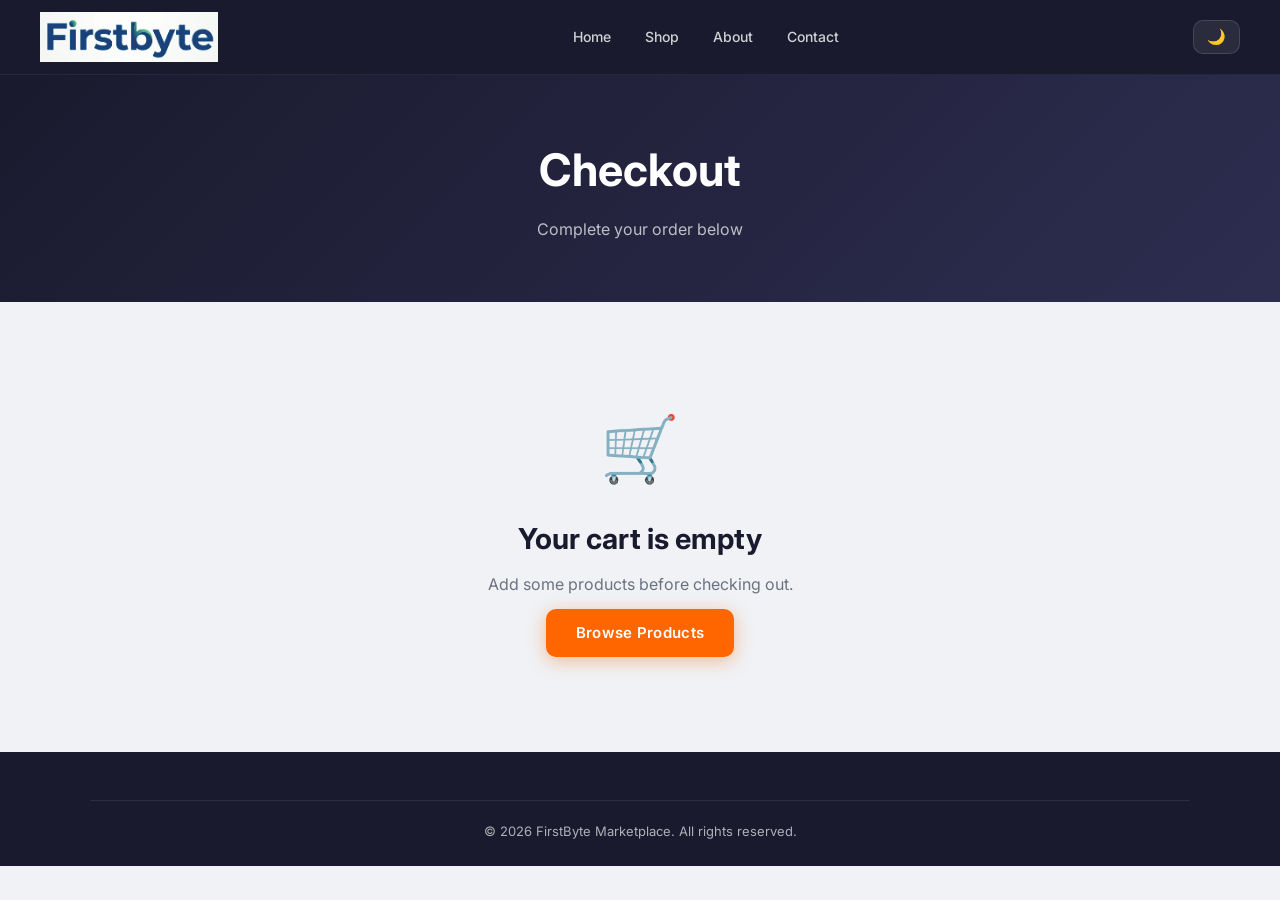
<file: checkout.html>
<!DOCTYPE html>
<html lang="en" data-theme="light">
<head>
    <meta charset="UTF-8">
    <meta name="viewport" content="width=device-width, initial-scale=1.0">
    <title>Checkout - FirstByte Marketplace</title>
    <link rel="icon" type="image/x-icon" href="images/favicon.ico">
    <script src="js/theme.js"></script>
    <link rel="stylesheet" href="./css/styles.css">
    <link rel="stylesheet" href="./css/pages.css">
    <link rel="stylesheet" href="./css/checkout.css">
</head>
<body>
    <header id="mainHeader">
        <a href="index.html" class="logo-link">
            <img src="images/FirstByte Logo1.png" alt="FirstByte Logo" class="logo-img">
        </a>
        <nav>
            <ul>
                <li><a href="index.html#home">Home</a></li>
                <li><a href="index.html#products">Shop</a></li>
                <li><a href="index.html#about">About</a></li>
                <li><a href="index.html#contact">Contact</a></li>
            </ul>
        </nav>
        <div class="header-actions">
            <button class="theme-toggle" onclick="toggleTheme()" title="Toggle dark mode">🌙</button>
        </div>
    </header>

    <div class="page-hero">
        <h1>Checkout</h1>
        <p>Complete your order below</p>
    </div>

    <!-- Empty cart state -->
    <div class="empty-checkout" id="emptyCheckout" style="display:none">
        <div class="empty-icon">🛒</div>
        <h2>Your cart is empty</h2>
        <p>Add some products before checking out.</p>
        <a href="index.html#products" class="btn">Browse Products</a>
    </div>

    <!-- Order confirmed state -->
    <div class="order-confirmed" id="orderConfirmed" style="display:none">
        <div class="confirmed-icon">✅</div>
        <h2>Order Placed!</h2>
        <p>Thank you for your order. A confirmation has been sent to your email.</p>
        <p class="order-num">Order #<strong id="orderNumber"></strong></p>
        <a href="index.html" class="btn">Continue Shopping</a>
    </div>

    <main class="checkout-layout" id="checkoutLayout">

        <!-- Left: Forms -->
        <div class="checkout-forms">

            <!-- Step indicator -->
            <div class="steps">
                <div class="step active" id="step1ind"><span>1</span> Shipping</div>
                <div class="step-divider"></div>
                <div class="step" id="step2ind"><span>2</span> Payment</div>
                <div class="step-divider"></div>
                <div class="step" id="step3ind"><span>3</span> Review</div>
            </div>

            <!-- Step 1: Shipping -->
            <div class="form-step" id="step1">
                <h2>Shipping Details</h2>
                <div class="form-row">
                    <div class="form-group">
                        <label>First Name</label>
                        <input type="text" id="firstName" placeholder="John" required>
                    </div>
                    <div class="form-group">
                        <label>Last Name</label>
                        <input type="text" id="lastName" placeholder="Doe" required>
                    </div>
                </div>
                <div class="form-group">
                    <label>Email Address</label>
                    <input type="email" id="email" placeholder="john@example.com" required>
                </div>
                <div class="form-group">
                    <label>Phone Number</label>
                    <input type="tel" id="phone" placeholder="+1 234 567 8900">
                </div>
                <div class="form-group">
                    <label>Street Address</label>
                    <input type="text" id="address" placeholder="123 Main Street" required>
                </div>
                <div class="form-row">
                    <div class="form-group">
                        <label>City</label>
                        <input type="text" id="city" placeholder="New York" required>
                    </div>
                    <div class="form-group">
                        <label>Postal Code</label>
                        <input type="text" id="postal" placeholder="10001" required>
                    </div>
                </div>
                <div class="form-group">
                    <label>Country</label>
                    <select id="country">
                        <option value="">Select country</option>
                        <option>Afghanistan</option>
                        <option>Albania</option>
                        <option>Algeria</option>
                        <option>Andorra</option>
                        <option>Angola</option>
                        <option>Antigua and Barbuda</option>
                        <option>Argentina</option>
                        <option>Armenia</option>
                        <option>Australia</option>
                        <option>Austria</option>
                        <option>Azerbaijan</option>
                        <option>Bahamas</option>
                        <option>Bahrain</option>
                        <option>Bangladesh</option>
                        <option>Barbados</option>
                        <option>Belarus</option>
                        <option>Belgium</option>
                        <option>Belize</option>
                        <option>Benin</option>
                        <option>Bhutan</option>
                        <option>Bolivia</option>
                        <option>Bosnia and Herzegovina</option>
                        <option>Botswana</option>
                        <option>Brazil</option>
                        <option>Brunei</option>
                        <option>Bulgaria</option>
                        <option>Burkina Faso</option>
                        <option>Burundi</option>
                        <option>Cabo Verde</option>
                        <option>Cambodia</option>
                        <option>Cameroon</option>
                        <option>Canada</option>
                        <option>Central African Republic</option>
                        <option>Chad</option>
                        <option>Chile</option>
                        <option>China</option>
                        <option>Colombia</option>
                        <option>Comoros</option>
                        <option>Congo (Brazzaville)</option>
                        <option>Congo (Kinshasa)</option>
                        <option>Costa Rica</option>
                        <option>Croatia</option>
                        <option>Cuba</option>
                        <option>Cyprus</option>
                        <option>Czech Republic</option>
                        <option>Denmark</option>
                        <option>Djibouti</option>
                        <option>Dominica</option>
                        <option>Dominican Republic</option>
                        <option>Ecuador</option>
                        <option>Egypt</option>
                        <option>El Salvador</option>
                        <option>Equatorial Guinea</option>
                        <option>Eritrea</option>
                        <option>Estonia</option>
                        <option>Eswatini</option>
                        <option>Ethiopia</option>
                        <option>Fiji</option>
                        <option>Finland</option>
                        <option>France</option>
                        <option>Gabon</option>
                        <option>Gambia</option>
                        <option>Georgia</option>
                        <option>Germany</option>
                        <option>Ghana</option>
                        <option>Greece</option>
                        <option>Grenada</option>
                        <option>Guatemala</option>
                        <option>Guinea</option>
                        <option>Guinea-Bissau</option>
                        <option>Guyana</option>
                        <option>Haiti</option>
                        <option>Honduras</option>
                        <option>Hungary</option>
                        <option>Iceland</option>
                        <option>India</option>
                        <option>Indonesia</option>
                        <option>Iran</option>
                        <option>Iraq</option>
                        <option>Ireland</option>
                        <option>Israel</option>
                        <option>Italy</option>
                        <option>Jamaica</option>
                        <option>Japan</option>
                        <option>Jordan</option>
                        <option>Kazakhstan</option>
                        <option>Kenya</option>
                        <option>Kiribati</option>
                        <option>Kuwait</option>
                        <option>Kyrgyzstan</option>
                        <option>Laos</option>
                        <option>Latvia</option>
                        <option>Lebanon</option>
                        <option>Lesotho</option>
                        <option>Liberia</option>
                        <option>Libya</option>
                        <option>Liechtenstein</option>
                        <option>Lithuania</option>
                        <option>Luxembourg</option>
                        <option>Madagascar</option>
                        <option>Malawi</option>
                        <option>Malaysia</option>
                        <option>Maldives</option>
                        <option>Mali</option>
                        <option>Malta</option>
                        <option>Marshall Islands</option>
                        <option>Mauritania</option>
                        <option>Mauritius</option>
                        <option>Mexico</option>
                        <option>Micronesia</option>
                        <option>Moldova</option>
                        <option>Monaco</option>
                        <option>Mongolia</option>
                        <option>Montenegro</option>
                        <option>Morocco</option>
                        <option>Mozambique</option>
                        <option>Myanmar</option>
                        <option>Namibia</option>
                        <option>Nauru</option>
                        <option>Nepal</option>
                        <option>Netherlands</option>
                        <option>New Zealand</option>
                        <option>Nicaragua</option>
                        <option>Niger</option>
                        <option>Nigeria</option>
                        <option>North Korea</option>
                        <option>North Macedonia</option>
                        <option>Norway</option>
                        <option>Oman</option>
                        <option>Pakistan</option>
                        <option>Palau</option>
                        <option>Palestine</option>
                        <option>Panama</option>
                        <option>Papua New Guinea</option>
                        <option>Paraguay</option>
                        <option>Peru</option>
                        <option>Philippines</option>
                        <option>Poland</option>
                        <option>Portugal</option>
                        <option>Qatar</option>
                        <option>Romania</option>
                        <option>Russia</option>
                        <option>Rwanda</option>
                        <option>Saint Kitts and Nevis</option>
                        <option>Saint Lucia</option>
                        <option>Saint Vincent and the Grenadines</option>
                        <option>Samoa</option>
                        <option>San Marino</option>
                        <option>Sao Tome and Principe</option>
                        <option>Saudi Arabia</option>
                        <option>Senegal</option>
                        <option>Serbia</option>
                        <option>Seychelles</option>
                        <option>Sierra Leone</option>
                        <option>Singapore</option>
                        <option>Slovakia</option>
                        <option>Slovenia</option>
                        <option>Solomon Islands</option>
                        <option>Somalia</option>
                        <option>South Africa</option>
                        <option>South Korea</option>
                        <option>South Sudan</option>
                        <option>Spain</option>
                        <option>Sri Lanka</option>
                        <option>Sudan</option>
                        <option>Suriname</option>
                        <option>Sweden</option>
                        <option>Switzerland</option>
                        <option>Syria</option>
                        <option>Taiwan</option>
                        <option>Tajikistan</option>
                        <option>Tanzania</option>
                        <option>Thailand</option>
                        <option>Timor-Leste</option>
                        <option>Togo</option>
                        <option>Tonga</option>
                        <option>Trinidad and Tobago</option>
                        <option>Tunisia</option>
                        <option>Turkey</option>
                        <option>Turkmenistan</option>
                        <option>Tuvalu</option>
                        <option>Uganda</option>
                        <option>Ukraine</option>
                        <option>United Arab Emirates</option>
                        <option>United Kingdom</option>
                        <option>United States</option>
                        <option>Uruguay</option>
                        <option>Uzbekistan</option>
                        <option>Vanuatu</option>
                        <option>Vatican City</option>
                        <option>Venezuela</option>
                        <option>Vietnam</option>
                        <option>Yemen</option>
                        <option>Zambia</option>
                        <option>Zimbabwe</option>
                    </select>
                </div>
                <div class="form-group">
                    <label>Shipping Method</label>
                    <div class="shipping-options">
                        <label class="shipping-option">
                            <input type="radio" name="shipping" value="4.99" data-label="Standard (3–5 days)" checked>
                            <span>Standard Shipping (3–5 days) — $4.99</span>
                        </label>
                        <label class="shipping-option">
                            <input type="radio" name="shipping" value="12.99" data-label="Express (1–2 days)">
                            <span>Express Shipping (1–2 days) — $12.99</span>
                        </label>
                        <label class="shipping-option">
                            <input type="radio" name="shipping" value="0" data-label="Free Standard (5–7 days)">
                            <span>Free Standard (5–7 days) — Free</span>
                        </label>
                    </div>
                </div>
                <button class="btn" onclick="goToStep(2)">Continue to Payment →</button>
            </div>

            <!-- Step 2: Payment -->
            <div class="form-step" id="step2" style="display:none">
                <h2>Payment Details</h2>
                <div class="payment-tabs">
                    <button class="pay-tab active" onclick="switchPayTab(this,'card')">💳 Card</button>
                    <button class="pay-tab" onclick="switchPayTab(this,'paypal')">🅿️ PayPal</button>
                </div>
                <div id="cardForm">
                    <div class="form-group">
                        <label>Cardholder Name</label>
                        <input type="text" id="cardName" placeholder="John Doe" required>
                    </div>
                    <div class="form-group">
                        <label>Card Number</label>
                        <input type="text" id="cardNumber" placeholder="1234 5678 9012 3456" maxlength="19" oninput="formatCard(this)">
                    </div>
                    <div class="form-row">
                        <div class="form-group">
                            <label>Expiry Date</label>
                            <input type="text" id="expiry" placeholder="MM/YY" maxlength="5" oninput="formatExpiry(this)">
                        </div>
                        <div class="form-group">
                            <label>CVV</label>
                            <input type="text" id="cvv" placeholder="123" maxlength="4">
                        </div>
                    </div>
                </div>
                <div id="paypalForm" style="display:none">
                    <div class="form-group">
                        <label>PayPal Email</label>
                        <input type="email" id="paypalEmail" placeholder="paypal@example.com">
                    </div>
                    <p class="paypal-note">You will be redirected to PayPal to complete your payment securely.</p>
                </div>
                <div class="step-nav">
                    <button class="btn-outline" onclick="goToStep(1)">← Back</button>
                    <button class="btn" onclick="goToStep(3)">Review Order →</button>
                </div>
            </div>

            <!-- Step 3: Review -->
            <div class="form-step" id="step3" style="display:none">
                <h2>Review Your Order</h2>
                <div class="review-section">
                    <h4>Shipping To</h4>
                    <p id="reviewShipping"></p>
                </div>
                <div class="review-section">
                    <h4>Payment</h4>
                    <p id="reviewPayment"></p>
                </div>
                <div class="review-section">
                    <h4>Items</h4>
                    <ul id="reviewItems"></ul>
                </div>
                <div class="step-nav">
                    <button class="btn-outline" onclick="goToStep(2)">← Back</button>
                    <button class="btn place-order-btn" onclick="placeOrder()">Place Order</button>
                </div>
            </div>

        </div>

        <!-- Right: Order Summary -->
        <aside class="order-summary">
            <h3>Order Summary</h3>
            <ul id="summaryItems"></ul>
            <div class="summary-line"><span>Subtotal</span><span id="summarySubtotal">$0.00</span></div>
            <div class="summary-line"><span>Shipping</span><span id="summaryShipping">$4.99</span></div>
            <div class="summary-line total"><span>Total</span><span id="summaryTotal">$0.00</span></div>
        </aside>

    </main>

    <footer>
        <div class="footer-bottom">
            <p>&copy; 2026 FirstByte Marketplace. All rights reserved.</p>
        </div>
    </footer>

    <script>
        const cart = JSON.parse(localStorage.getItem('cart') || '[]');
        let shippingCost = 4.99;
        let shippingLabel = 'Standard (3–5 days)';

        // Show empty state if cart is empty
        if (cart.length === 0) {
            document.getElementById('emptyCheckout').style.display = 'flex';
            document.getElementById('checkoutLayout').style.display = 'none';
        }

        // Render order summary sidebar
        function renderSummary() {
            const subtotal = cart.reduce((s, i) => s + i.price * i.qty, 0);
            const total = subtotal + shippingCost;
            document.getElementById('summaryItems').innerHTML = cart.map(i =>
                `<li><span>${i.name} x${i.qty}</span><span>$${(i.price * i.qty).toFixed(2)}</span></li>`
            ).join('');
            document.getElementById('summarySubtotal').textContent = `$${subtotal.toFixed(2)}`;
            document.getElementById('summaryShipping').textContent = shippingCost === 0 ? 'Free' : `$${shippingCost.toFixed(2)}`;
            document.getElementById('summaryTotal').textContent = `$${total.toFixed(2)}`;
        }
        renderSummary();

        // Update shipping cost when option changes
        document.querySelectorAll('input[name="shipping"]').forEach(r => {
            r.addEventListener('change', () => {
                shippingCost = parseFloat(r.value);
                shippingLabel = r.dataset.label;
                renderSummary();
            });
        });

        // Step navigation
        function goToStep(n) {
            if (n === 2 && !validateStep1()) return;
            if (n === 3 && !validateStep2()) return;
            [1, 2, 3].forEach(i => {
                document.getElementById(`step${i}`).style.display = i === n ? 'block' : 'none';
                document.getElementById(`step${i}ind`).classList.toggle('active', i <= n);
            });
            if (n === 3) populateReview();
            window.scrollTo({ top: 0, behavior: 'smooth' });
        }

        function validateStep1() {
            const fields = ['firstName', 'lastName', 'email', 'address', 'city', 'postal', 'country'];
            for (const id of fields) {
                const el = document.getElementById(id);
                if (!el.value.trim()) { el.focus(); el.classList.add('error'); return false; }
                el.classList.remove('error');
            }
            return true;
        }

        function validateStep2() {
            const isCard = document.getElementById('cardForm').style.display !== 'none';
            if (isCard) {
                const fields = ['cardName', 'cardNumber', 'expiry', 'cvv'];
                for (const id of fields) {
                    const el = document.getElementById(id);
                    if (!el.value.trim()) { el.focus(); el.classList.add('error'); return false; }
                    el.classList.remove('error');
                }
            }
            return true;
        }

        function populateReview() {
            const fn = document.getElementById('firstName').value;
            const ln = document.getElementById('lastName').value;
            const addr = document.getElementById('address').value;
            const city = document.getElementById('city').value;
            const country = document.getElementById('country').value;
            document.getElementById('reviewShipping').textContent =
                `${fn} ${ln}, ${addr}, ${city}, ${country} — ${shippingLabel}`;

            const isCard = document.getElementById('cardForm').style.display !== 'none';
            if (isCard) {
                const num = document.getElementById('cardNumber').value;
                document.getElementById('reviewPayment').textContent =
                    `Credit/Debit Card ending in ${num.slice(-4)}`;
            } else {
                document.getElementById('reviewPayment').textContent =
                    `PayPal — ${document.getElementById('paypalEmail').value}`;
            }

            document.getElementById('reviewItems').innerHTML = cart.map(i =>
                `<li>${i.name} x${i.qty} — $${(i.price * i.qty).toFixed(2)}</li>`
            ).join('');
        }

        function placeOrder() {
            const orderNum = 'FB-' + Date.now().toString().slice(-6);
            document.getElementById('orderNumber').textContent = orderNum;
            localStorage.removeItem('cart');
            document.getElementById('checkoutLayout').style.display = 'none';
            document.getElementById('orderConfirmed').style.display = 'flex';
            window.scrollTo({ top: 0, behavior: 'smooth' });
        }

        // Card formatting
        function formatCard(el) {
            el.value = el.value.replace(/\D/g, '').replace(/(.{4})/g, '$1 ').trim();
        }
        function formatExpiry(el) {
            el.value = el.value.replace(/\D/g, '').replace(/^(\d{2})(\d)/, '$1/$2');
        }

        function switchPayTab(btn, tab) {
            document.querySelectorAll('.pay-tab').forEach(b => b.classList.remove('active'));
            btn.classList.add('active');
            document.getElementById('cardForm').style.display = tab === 'card' ? 'block' : 'none';
            document.getElementById('paypalForm').style.display = tab === 'paypal' ? 'block' : 'none';
        }
    </script>
</body>
</html>
</file>
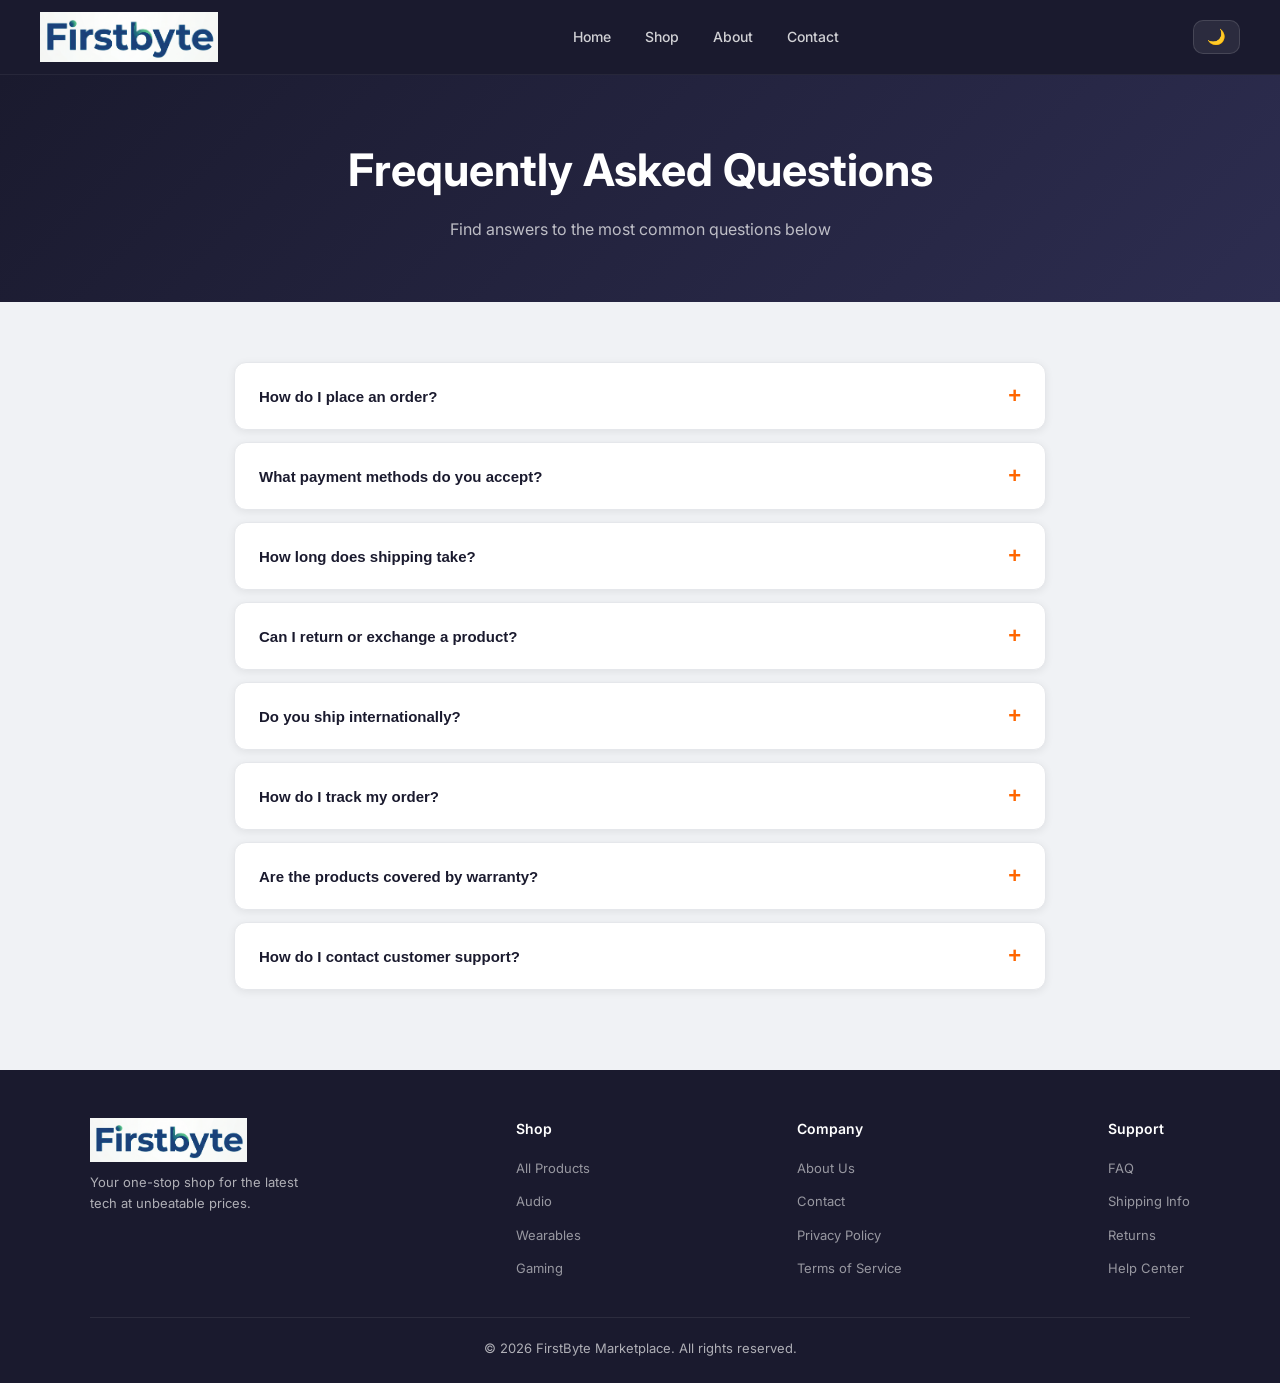
<file: faq.html>
<!DOCTYPE html>
<html lang="en" data-theme="light">
<head>
    <meta charset="UTF-8">
    <meta name="viewport" content="width=device-width, initial-scale=1.0">
    <title>FAQ - FirstByte Marketplace</title>
    <link rel="icon" type="image/x-icon" href="images/favicon.ico">
    <script src="js/theme.js"></script>
    <link rel="stylesheet" href="./css/styles.css">
    <link rel="stylesheet" href="./css/pages.css">
</head>
<body>
    <header id="mainHeader">
        <a href="index.html" class="logo-link">
            <img src="images/FirstByte Logo1.png" alt="FirstByte Logo" class="logo-img">
        </a>
        <nav>
            <ul>
                <li><a href="index.html#home">Home</a></li>
                <li><a href="index.html#products">Shop</a></li>
                <li><a href="index.html#about">About</a></li>
                <li><a href="index.html#contact">Contact</a></li>
            </ul>
        </nav>
        <div class="header-actions">
            <button class="theme-toggle" onclick="toggleTheme()" title="Toggle dark mode">🌙</button>
        </div>
    </header>

    <div class="page-hero">
        <h1>Frequently Asked Questions</h1>
        <p>Find answers to the most common questions below</p>
    </div>

    <main class="page-content">
        <div class="faq-list">

            <div class="faq-item">
                <button class="faq-question" onclick="toggleFaq(this)">
                    How do I place an order? <span class="faq-icon">+</span>
                </button>
                <div class="faq-answer">
                    <p>Simply browse our products, click "Add to Cart", then open your cart and click "Checkout". Follow the steps to enter your shipping and payment details to complete your order.</p>
                </div>
            </div>

            <div class="faq-item">
                <button class="faq-question" onclick="toggleFaq(this)">
                    What payment methods do you accept? <span class="faq-icon">+</span>
                </button>
                <div class="faq-answer">
                    <p>We accept all major credit and debit cards (Visa, Mastercard, Amex), PayPal, and Apple Pay. All transactions are secured with SSL encryption.</p>
                </div>
            </div>

            <div class="faq-item">
                <button class="faq-question" onclick="toggleFaq(this)">
                    How long does shipping take? <span class="faq-icon">+</span>
                </button>
                <div class="faq-answer">
                    <p>Standard shipping takes 3–5 business days. Express shipping (1–2 business days) is available at checkout for an additional fee. See our <a href="shipping.html">Shipping Info</a> page for full details.</p>
                </div>
            </div>

            <div class="faq-item">
                <button class="faq-question" onclick="toggleFaq(this)">
                    Can I return or exchange a product? <span class="faq-icon">+</span>
                </button>
                <div class="faq-answer">
                    <p>Yes! We offer a 30-day hassle-free return policy. Items must be unused and in original packaging. Visit our <a href="returns.html">Returns page</a> to start a return.</p>
                </div>
            </div>

            <div class="faq-item">
                <button class="faq-question" onclick="toggleFaq(this)">
                    Do you ship internationally? <span class="faq-icon">+</span>
                </button>
                <div class="faq-answer">
                    <p>Yes, we ship to over 50 countries worldwide. International shipping times vary between 7–14 business days depending on your location. Additional customs fees may apply.</p>
                </div>
            </div>

            <div class="faq-item">
                <button class="faq-question" onclick="toggleFaq(this)">
                    How do I track my order? <span class="faq-icon">+</span>
                </button>
                <div class="faq-answer">
                    <p>Once your order ships, you'll receive a confirmation email with a tracking number. You can use this to track your package on our carrier's website.</p>
                </div>
            </div>

            <div class="faq-item">
                <button class="faq-question" onclick="toggleFaq(this)">
                    Are the products covered by warranty? <span class="faq-icon">+</span>
                </button>
                <div class="faq-answer">
                    <p>All electronics come with a minimum 12-month manufacturer's warranty. Some products carry extended warranties — check the individual product page for details.</p>
                </div>
            </div>

            <div class="faq-item">
                <button class="faq-question" onclick="toggleFaq(this)">
                    How do I contact customer support? <span class="faq-icon">+</span>
                </button>
                <div class="faq-answer">
                    <p>You can reach us via our <a href="index.html#contact">Contact form</a>, or email us at support@firstbyte.com. We respond within 24 hours on business days.</p>
                </div>
            </div>

        </div>
    </main>

    <footer>
        <div class="footer-grid">
            <div class="footer-brand">
                <img src="images/FirstByte Logo1.png" alt="FirstByte Logo" class="footer-logo">
                <p>Your one-stop shop for the latest tech at unbeatable prices.</p>
            </div>
            <div class="footer-col">
                <h4>Shop</h4>
                <ul>
                    <li><a href="index.html#products">All Products</a></li>
                    <li><a href="index.html#products">Audio</a></li>
                    <li><a href="index.html#products">Wearables</a></li>
                    <li><a href="index.html#products">Gaming</a></li>
                </ul>
            </div>
            <div class="footer-col">
                <h4>Company</h4>
                <ul>
                    <li><a href="index.html#about">About Us</a></li>
                    <li><a href="index.html#contact">Contact</a></li>
                    <li><a href="privacy.html">Privacy Policy</a></li>
                    <li><a href="terms.html">Terms of Service</a></li>
                </ul>
            </div>
            <div class="footer-col">
                <h4>Support</h4>
                <ul>
                    <li><a href="faq.html">FAQ</a></li>
                    <li><a href="shipping.html">Shipping Info</a></li>
                    <li><a href="returns.html">Returns</a></li>
                    <li><a href="index.html#contact">Help Center</a></li>
                </ul>
            </div>
        </div>
        <div class="footer-bottom">
            <p>&copy; 2026 FirstByte Marketplace. All rights reserved.</p>
        </div>
    </footer>

    <script>
        function toggleFaq(btn) {
            const item = btn.closest('.faq-item');
            const isOpen = item.classList.contains('open');
            document.querySelectorAll('.faq-item.open').forEach(i => i.classList.remove('open'));
            if (!isOpen) item.classList.add('open');
        }
    </script>
    <script src="js/theme.js"></script>
</body>
</html>
</file>
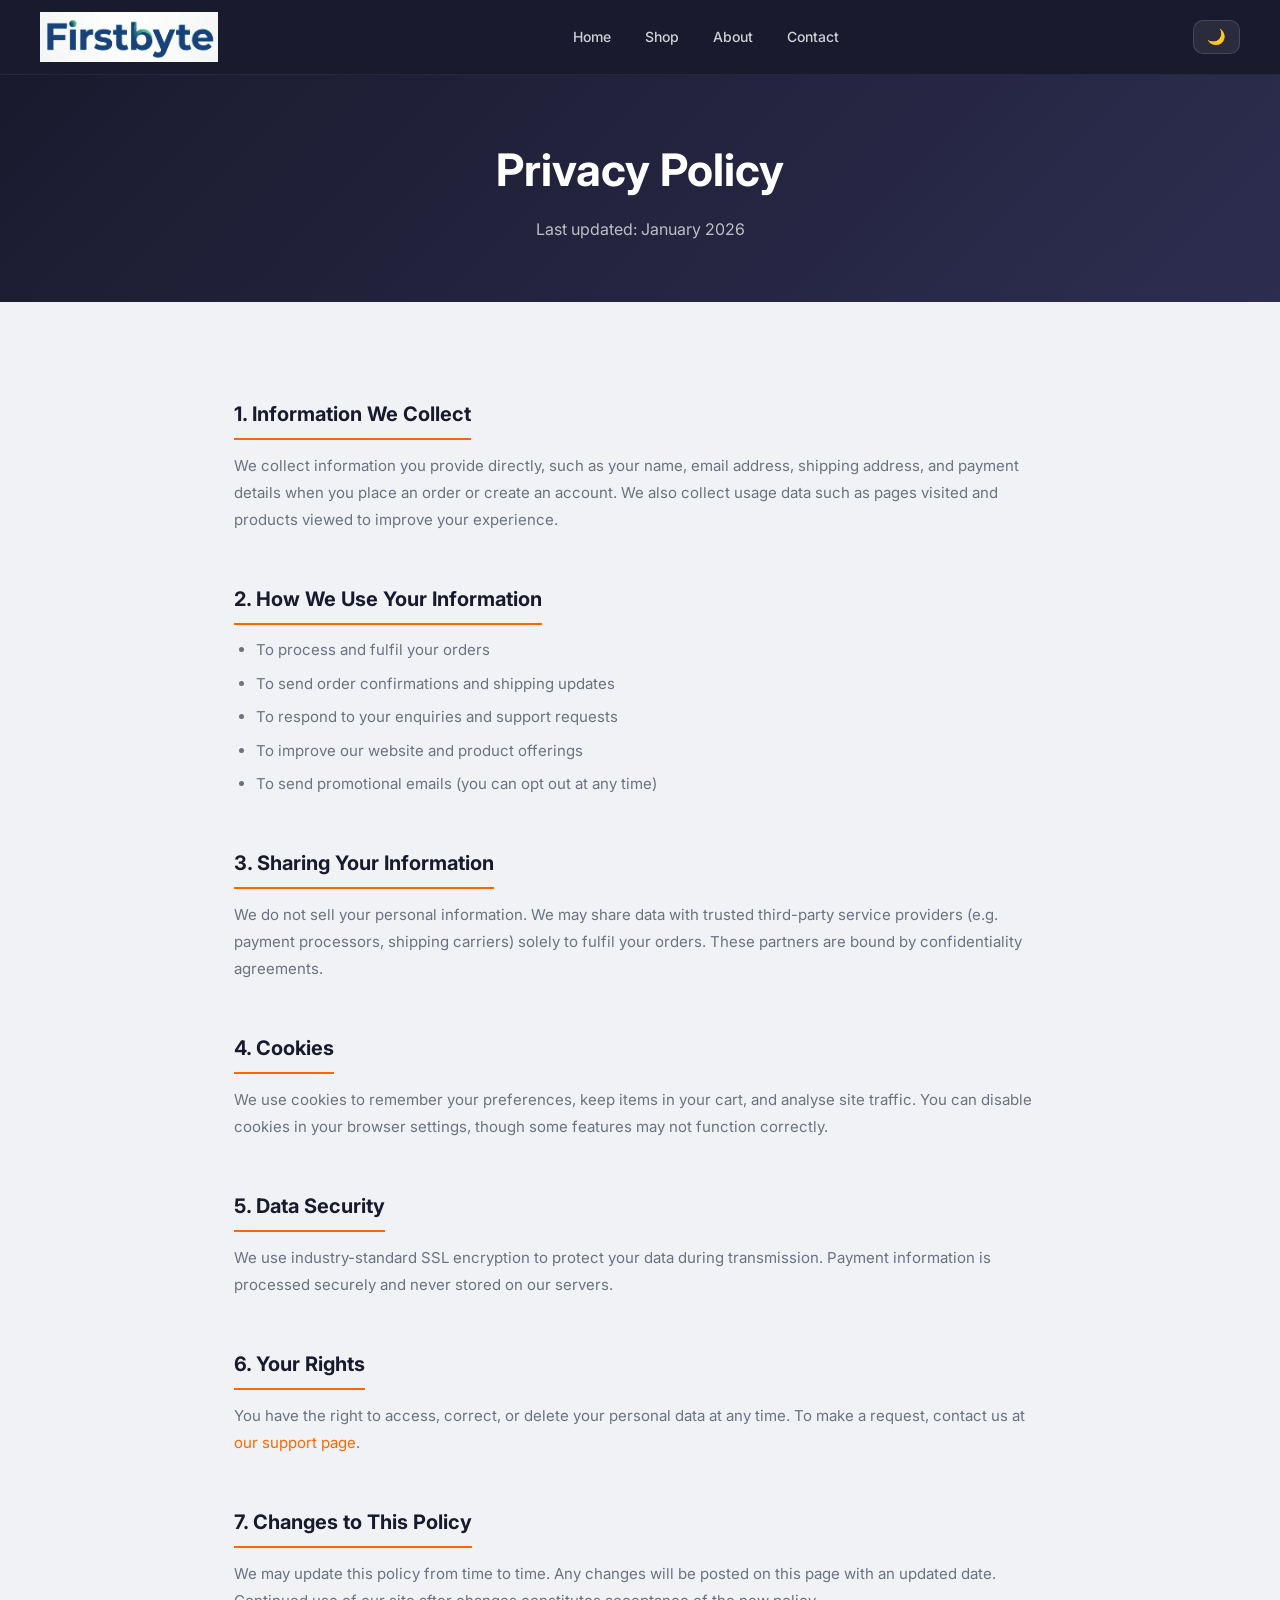
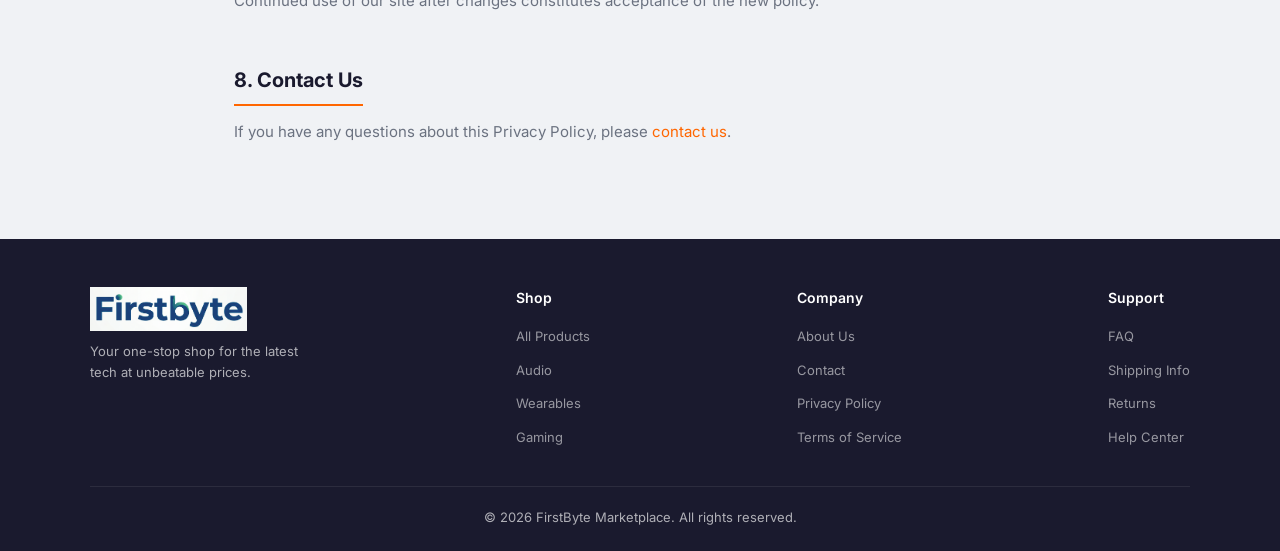
<file: privacy.html>
<!DOCTYPE html>
<html lang="en" data-theme="light">
<head>
    <meta charset="UTF-8">
    <meta name="viewport" content="width=device-width, initial-scale=1.0">
    <title>Privacy Policy - FirstByte Marketplace</title>
    <link rel="icon" type="image/x-icon" href="images/favicon.ico">
    <script src="js/theme.js"></script>
    <link rel="stylesheet" href="./css/styles.css">
    <link rel="stylesheet" href="./css/pages.css">
</head>
<body>
    <header id="mainHeader">
        <a href="index.html" class="logo-link">
            <img src="images/FirstByte Logo1.png" alt="FirstByte Logo" class="logo-img">
        </a>
        <nav>
            <ul>
                <li><a href="index.html#home">Home</a></li>
                <li><a href="index.html#products">Shop</a></li>
                <li><a href="index.html#about">About</a></li>
                <li><a href="index.html#contact">Contact</a></li>
            </ul>
        </nav>
        <div class="header-actions">
            <button class="theme-toggle" onclick="toggleTheme()" title="Toggle dark mode">🌙</button>
        </div>
    </header>

    <div class="page-hero">
        <h1>Privacy Policy</h1>
        <p>Last updated: January 2026</p>
    </div>

    <main class="page-content">
        <div class="prose">
            <h2>1. Information We Collect</h2>
            <p>We collect information you provide directly, such as your name, email address, shipping address, and payment details when you place an order or create an account. We also collect usage data such as pages visited and products viewed to improve your experience.</p>

            <h2>2. How We Use Your Information</h2>
            <ul>
                <li>To process and fulfil your orders</li>
                <li>To send order confirmations and shipping updates</li>
                <li>To respond to your enquiries and support requests</li>
                <li>To improve our website and product offerings</li>
                <li>To send promotional emails (you can opt out at any time)</li>
            </ul>

            <h2>3. Sharing Your Information</h2>
            <p>We do not sell your personal information. We may share data with trusted third-party service providers (e.g. payment processors, shipping carriers) solely to fulfil your orders. These partners are bound by confidentiality agreements.</p>

            <h2>4. Cookies</h2>
            <p>We use cookies to remember your preferences, keep items in your cart, and analyse site traffic. You can disable cookies in your browser settings, though some features may not function correctly.</p>

            <h2>5. Data Security</h2>
            <p>We use industry-standard SSL encryption to protect your data during transmission. Payment information is processed securely and never stored on our servers.</p>

            <h2>6. Your Rights</h2>
            <p>You have the right to access, correct, or delete your personal data at any time. To make a request, contact us at <a href="index.html#contact">our support page</a>.</p>

            <h2>7. Changes to This Policy</h2>
            <p>We may update this policy from time to time. Any changes will be posted on this page with an updated date. Continued use of our site after changes constitutes acceptance of the new policy.</p>

            <h2>8. Contact Us</h2>
            <p>If you have any questions about this Privacy Policy, please <a href="index.html#contact">contact us</a>.</p>
        </div>
    </main>

    <footer>
        <div class="footer-grid">
            <div class="footer-brand">
                <img src="images/FirstByte Logo1.png" alt="FirstByte Logo" class="footer-logo">
                <p>Your one-stop shop for the latest tech at unbeatable prices.</p>
            </div>
            <div class="footer-col">
                <h4>Shop</h4>
                <ul>
                    <li><a href="index.html#products">All Products</a></li>
                    <li><a href="index.html#products">Audio</a></li>
                    <li><a href="index.html#products">Wearables</a></li>
                    <li><a href="index.html#products">Gaming</a></li>
                </ul>
            </div>
            <div class="footer-col">
                <h4>Company</h4>
                <ul>
                    <li><a href="index.html#about">About Us</a></li>
                    <li><a href="index.html#contact">Contact</a></li>
                    <li><a href="privacy.html">Privacy Policy</a></li>
                    <li><a href="terms.html">Terms of Service</a></li>
                </ul>
            </div>
            <div class="footer-col">
                <h4>Support</h4>
                <ul>
                    <li><a href="faq.html">FAQ</a></li>
                    <li><a href="shipping.html">Shipping Info</a></li>
                    <li><a href="returns.html">Returns</a></li>
                    <li><a href="index.html#contact">Help Center</a></li>
                </ul>
            </div>
        </div>
        <div class="footer-bottom">
            <p>&copy; 2026 FirstByte Marketplace. All rights reserved.</p>
        </div>
    </footer>

    <script src="js/theme.js"></script>
</body>
</html>
</file>
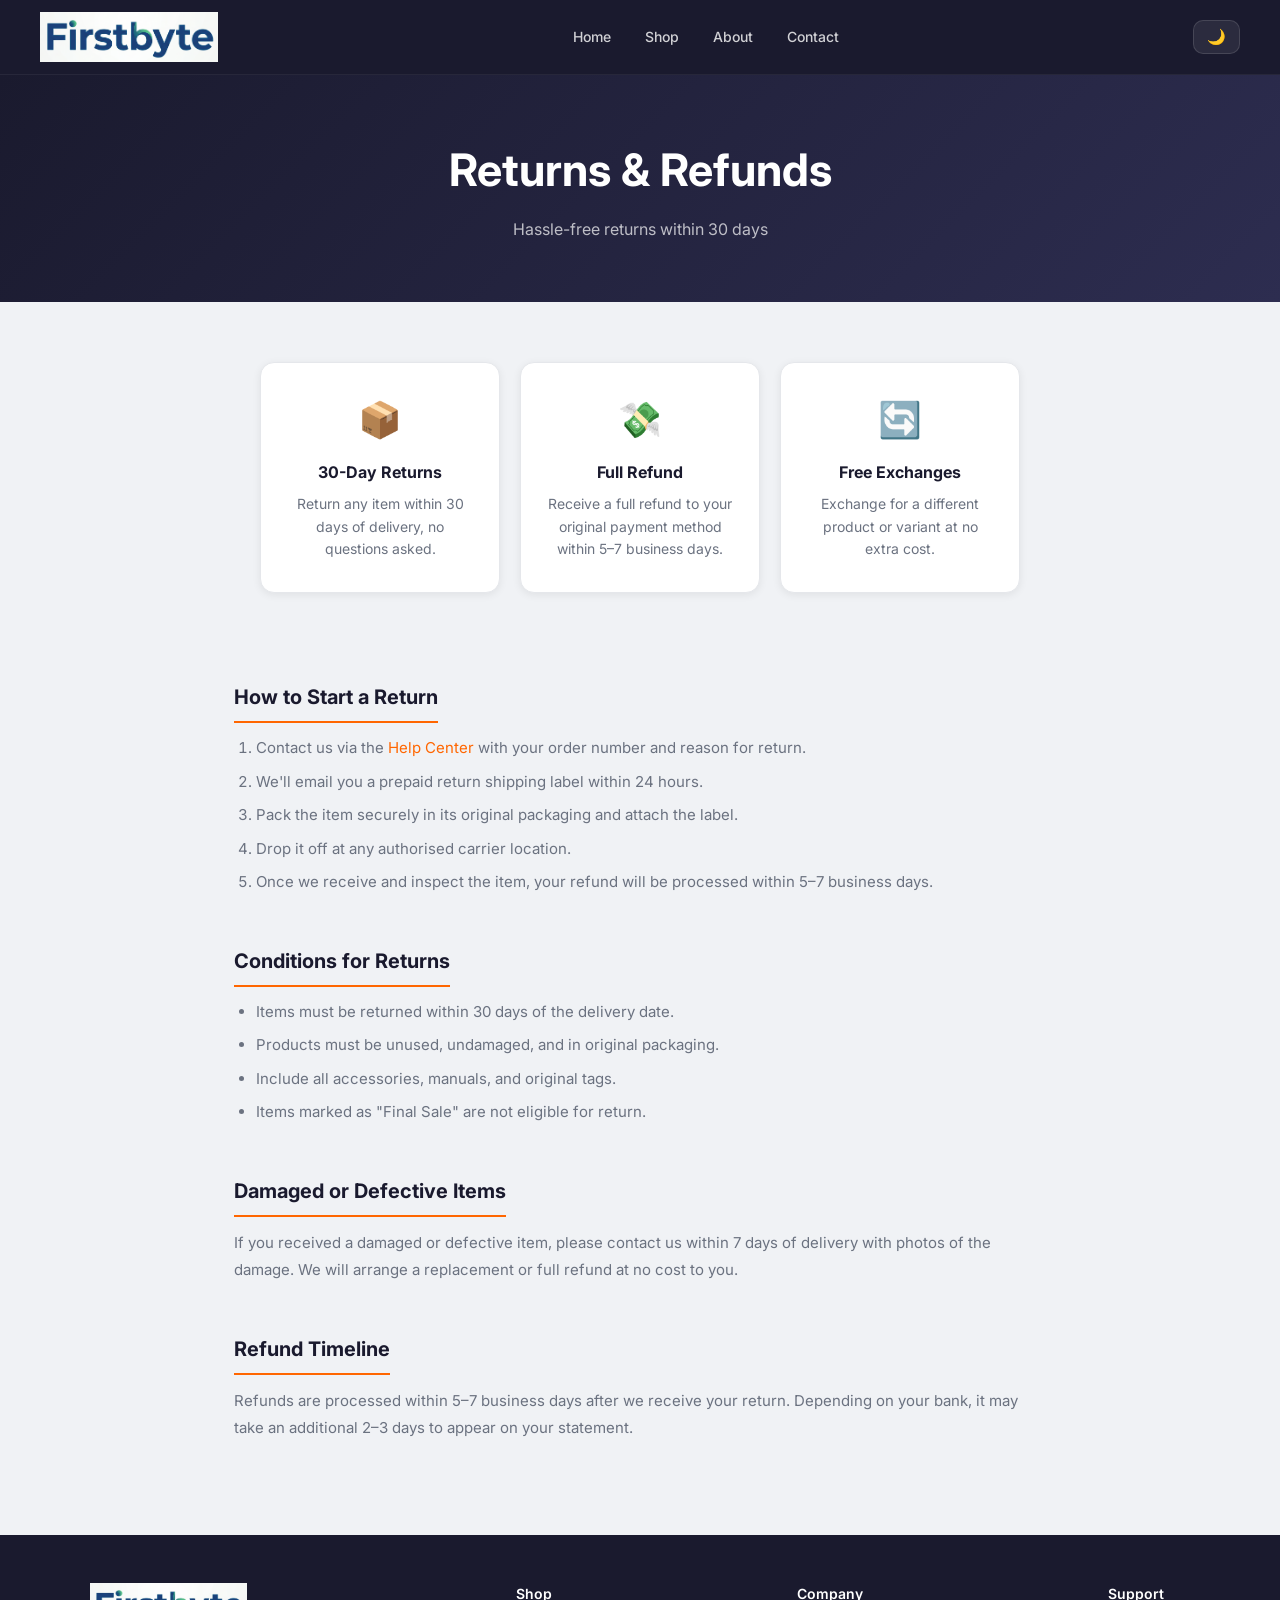
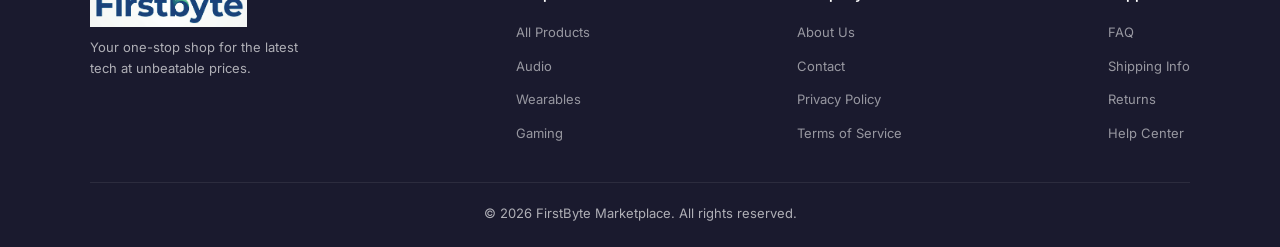
<file: returns.html>
<!DOCTYPE html>
<html lang="en" data-theme="light">
<head>
    <meta charset="UTF-8">
    <meta name="viewport" content="width=device-width, initial-scale=1.0">
    <title>Returns - FirstByte Marketplace</title>
    <link rel="icon" type="image/x-icon" href="images/favicon.ico">
    <script src="js/theme.js"></script>
    <link rel="stylesheet" href="./css/styles.css">
    <link rel="stylesheet" href="./css/pages.css">
</head>
<body>
    <header id="mainHeader">
        <a href="index.html" class="logo-link">
            <img src="images/FirstByte Logo1.png" alt="FirstByte Logo" class="logo-img">
        </a>
        <nav>
            <ul>
                <li><a href="index.html#home">Home</a></li>
                <li><a href="index.html#products">Shop</a></li>
                <li><a href="index.html#about">About</a></li>
                <li><a href="index.html#contact">Contact</a></li>
            </ul>
        </nav>
        <div class="header-actions">
            <button class="theme-toggle" onclick="toggleTheme()" title="Toggle dark mode">🌙</button>
        </div>
    </header>

    <div class="page-hero">
        <h1>Returns & Refunds</h1>
        <p>Hassle-free returns within 30 days</p>
    </div>

    <main class="page-content">

        <div class="info-grid">
            <div class="info-card">
                <div class="info-icon">📦</div>
                <h3>30-Day Returns</h3>
                <p>Return any item within 30 days of delivery, no questions asked.</p>
            </div>
            <div class="info-card">
                <div class="info-icon">💸</div>
                <h3>Full Refund</h3>
                <p>Receive a full refund to your original payment method within 5–7 business days.</p>
            </div>
            <div class="info-card">
                <div class="info-icon">🔄</div>
                <h3>Free Exchanges</h3>
                <p>Exchange for a different product or variant at no extra cost.</p>
            </div>
        </div>

        <div class="prose">
            <h2>How to Start a Return</h2>
            <ol>
                <li>Contact us via the <a href="index.html#contact">Help Center</a> with your order number and reason for return.</li>
                <li>We'll email you a prepaid return shipping label within 24 hours.</li>
                <li>Pack the item securely in its original packaging and attach the label.</li>
                <li>Drop it off at any authorised carrier location.</li>
                <li>Once we receive and inspect the item, your refund will be processed within 5–7 business days.</li>
            </ol>

            <h2>Conditions for Returns</h2>
            <ul>
                <li>Items must be returned within 30 days of the delivery date.</li>
                <li>Products must be unused, undamaged, and in original packaging.</li>
                <li>Include all accessories, manuals, and original tags.</li>
                <li>Items marked as "Final Sale" are not eligible for return.</li>
            </ul>

            <h2>Damaged or Defective Items</h2>
            <p>If you received a damaged or defective item, please contact us within 7 days of delivery with photos of the damage. We will arrange a replacement or full refund at no cost to you.</p>

            <h2>Refund Timeline</h2>
            <p>Refunds are processed within 5–7 business days after we receive your return. Depending on your bank, it may take an additional 2–3 days to appear on your statement.</p>
        </div>

    </main>

    <footer>
        <div class="footer-grid">
            <div class="footer-brand">
                <img src="images/FirstByte Logo1.png" alt="FirstByte Logo" class="footer-logo">
                <p>Your one-stop shop for the latest tech at unbeatable prices.</p>
            </div>
            <div class="footer-col">
                <h4>Shop</h4>
                <ul>
                    <li><a href="index.html#products">All Products</a></li>
                    <li><a href="index.html#products">Audio</a></li>
                    <li><a href="index.html#products">Wearables</a></li>
                    <li><a href="index.html#products">Gaming</a></li>
                </ul>
            </div>
            <div class="footer-col">
                <h4>Company</h4>
                <ul>
                    <li><a href="index.html#about">About Us</a></li>
                    <li><a href="index.html#contact">Contact</a></li>
                    <li><a href="privacy.html">Privacy Policy</a></li>
                    <li><a href="terms.html">Terms of Service</a></li>
                </ul>
            </div>
            <div class="footer-col">
                <h4>Support</h4>
                <ul>
                    <li><a href="faq.html">FAQ</a></li>
                    <li><a href="shipping.html">Shipping Info</a></li>
                    <li><a href="returns.html">Returns</a></li>
                    <li><a href="index.html#contact">Help Center</a></li>
                </ul>
            </div>
        </div>
        <div class="footer-bottom">
            <p>&copy; 2026 FirstByte Marketplace. All rights reserved.</p>
        </div>
    </footer>

    <script src="js/theme.js"></script>
</body>
</html>
</file>
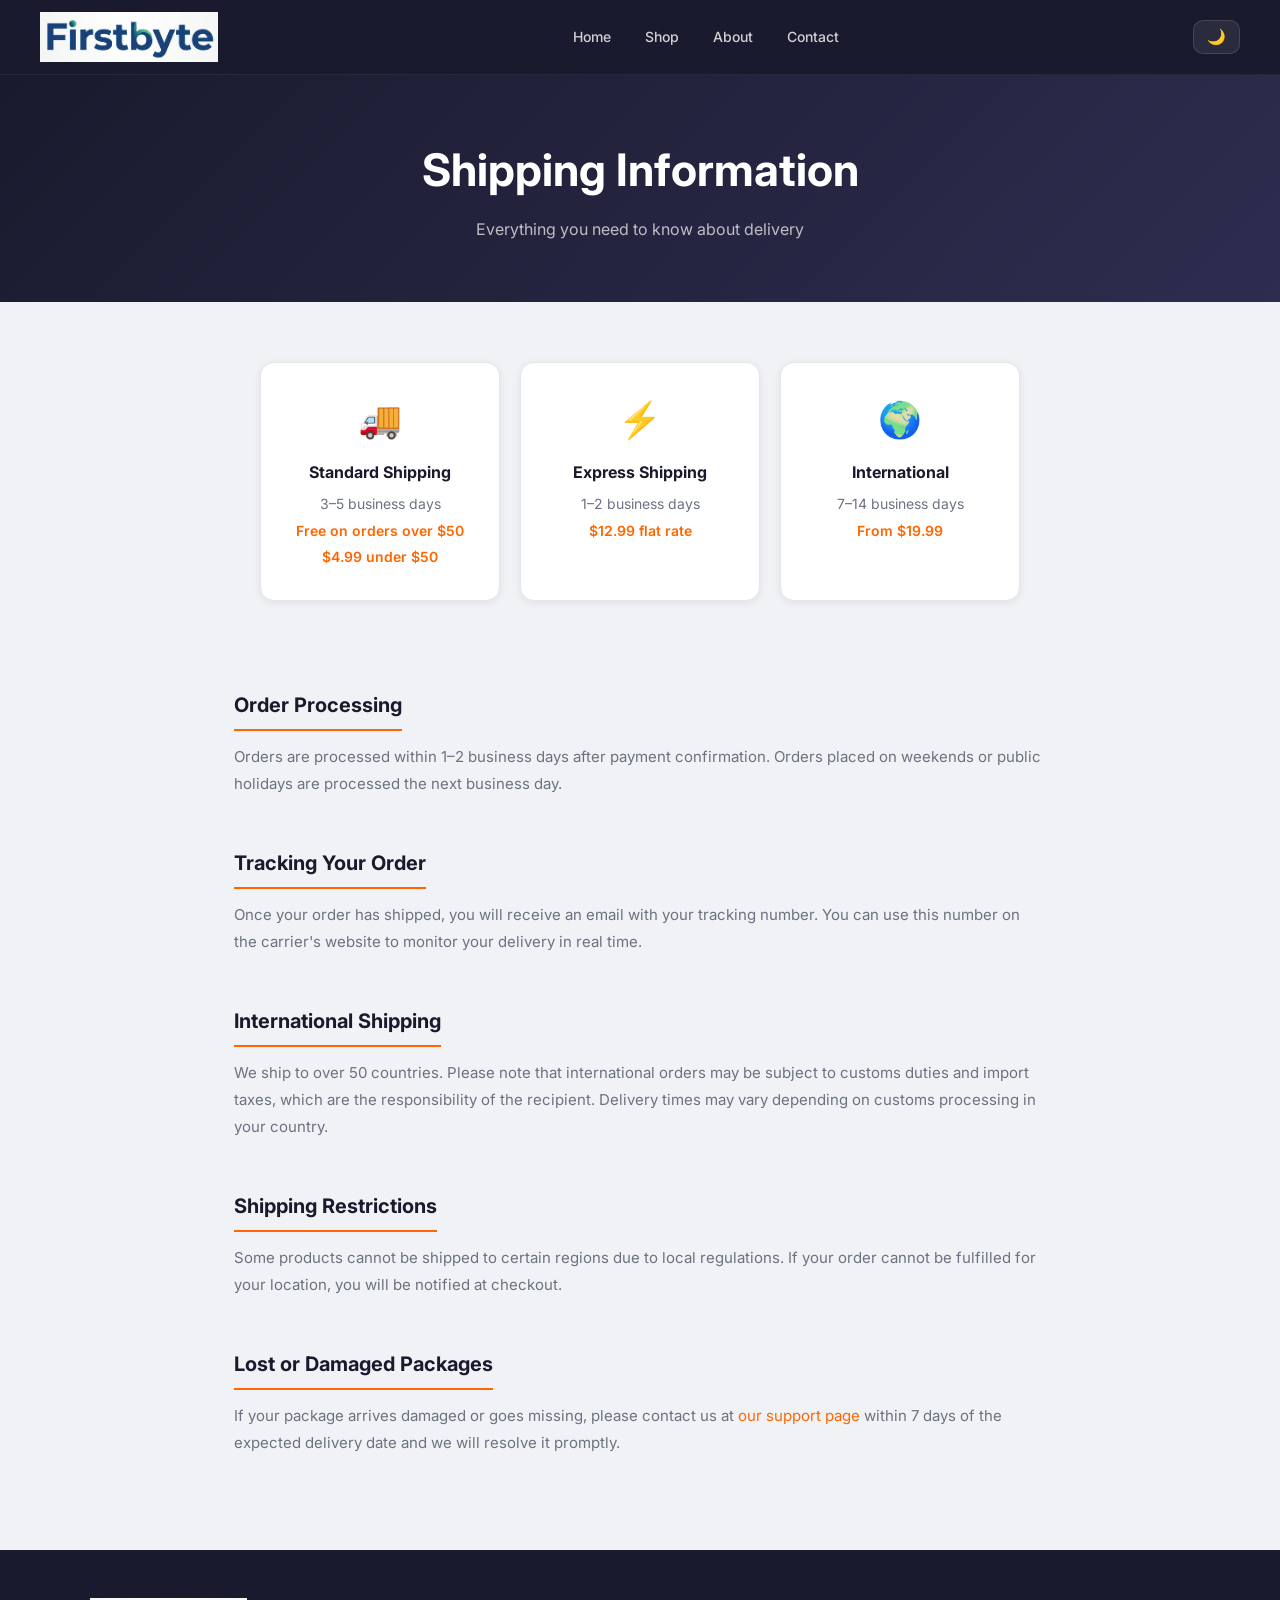
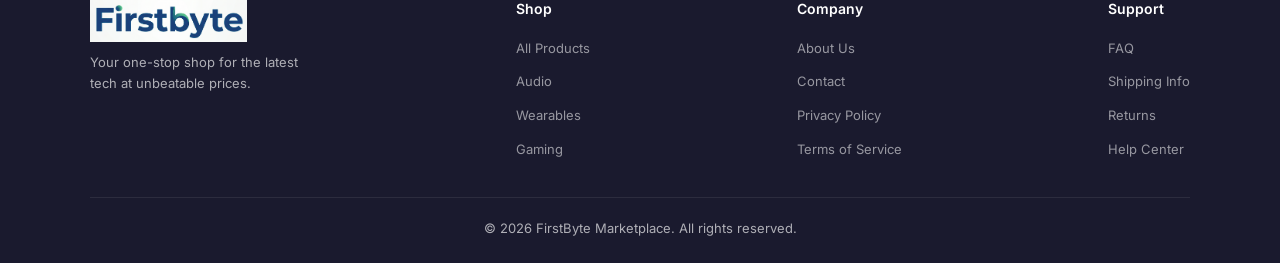
<file: shipping.html>
<!DOCTYPE html>
<html lang="en" data-theme="light">
<head>
    <meta charset="UTF-8">
    <meta name="viewport" content="width=device-width, initial-scale=1.0">
    <title>Shipping Info - FirstByte Marketplace</title>
    <link rel="icon" type="image/x-icon" href="images/favicon.ico">
    <script src="js/theme.js"></script>
    <link rel="stylesheet" href="./css/styles.css">
    <link rel="stylesheet" href="./css/pages.css">
</head>
<body>
    <header id="mainHeader">
        <a href="index.html" class="logo-link">
            <img src="images/FirstByte Logo1.png" alt="FirstByte Logo" class="logo-img">
        </a>
        <nav>
            <ul>
                <li><a href="index.html#home">Home</a></li>
                <li><a href="index.html#products">Shop</a></li>
                <li><a href="index.html#about">About</a></li>
                <li><a href="index.html#contact">Contact</a></li>
            </ul>
        </nav>
        <div class="header-actions">
            <button class="theme-toggle" onclick="toggleTheme()" title="Toggle dark mode">🌙</button>
        </div>
    </header>

    <div class="page-hero">
        <h1>Shipping Information</h1>
        <p>Everything you need to know about delivery</p>
    </div>

    <main class="page-content">

        <div class="info-grid">
            <div class="info-card">
                <div class="info-icon">🚚</div>
                <h3>Standard Shipping</h3>
                <p>3–5 business days</p>
                <p class="info-price">Free on orders over $50</p>
                <p class="info-price">$4.99 under $50</p>
            </div>
            <div class="info-card">
                <div class="info-icon">⚡</div>
                <h3>Express Shipping</h3>
                <p>1–2 business days</p>
                <p class="info-price">$12.99 flat rate</p>
            </div>
            <div class="info-card">
                <div class="info-icon">🌍</div>
                <h3>International</h3>
                <p>7–14 business days</p>
                <p class="info-price">From $19.99</p>
            </div>
        </div>

        <div class="prose">
            <h2>Order Processing</h2>
            <p>Orders are processed within 1–2 business days after payment confirmation. Orders placed on weekends or public holidays are processed the next business day.</p>

            <h2>Tracking Your Order</h2>
            <p>Once your order has shipped, you will receive an email with your tracking number. You can use this number on the carrier's website to monitor your delivery in real time.</p>

            <h2>International Shipping</h2>
            <p>We ship to over 50 countries. Please note that international orders may be subject to customs duties and import taxes, which are the responsibility of the recipient. Delivery times may vary depending on customs processing in your country.</p>

            <h2>Shipping Restrictions</h2>
            <p>Some products cannot be shipped to certain regions due to local regulations. If your order cannot be fulfilled for your location, you will be notified at checkout.</p>

            <h2>Lost or Damaged Packages</h2>
            <p>If your package arrives damaged or goes missing, please contact us at <a href="index.html#contact">our support page</a> within 7 days of the expected delivery date and we will resolve it promptly.</p>
        </div>

    </main>

    <footer>
        <div class="footer-grid">
            <div class="footer-brand">
                <img src="images/FirstByte Logo1.png" alt="FirstByte Logo" class="footer-logo">
                <p>Your one-stop shop for the latest tech at unbeatable prices.</p>
            </div>
            <div class="footer-col">
                <h4>Shop</h4>
                <ul>
                    <li><a href="index.html#products">All Products</a></li>
                    <li><a href="index.html#products">Audio</a></li>
                    <li><a href="index.html#products">Wearables</a></li>
                    <li><a href="index.html#products">Gaming</a></li>
                </ul>
            </div>
            <div class="footer-col">
                <h4>Company</h4>
                <ul>
                    <li><a href="index.html#about">About Us</a></li>
                    <li><a href="index.html#contact">Contact</a></li>
                    <li><a href="privacy.html">Privacy Policy</a></li>
                    <li><a href="terms.html">Terms of Service</a></li>
                </ul>
            </div>
            <div class="footer-col">
                <h4>Support</h4>
                <ul>
                    <li><a href="faq.html">FAQ</a></li>
                    <li><a href="shipping.html">Shipping Info</a></li>
                    <li><a href="returns.html">Returns</a></li>
                    <li><a href="index.html#contact">Help Center</a></li>
                </ul>
            </div>
        </div>
        <div class="footer-bottom">
            <p>&copy; 2026 FirstByte Marketplace. All rights reserved.</p>
        </div>
    </footer>

    <script src="js/theme.js"></script>
</body>
</html>
</file>
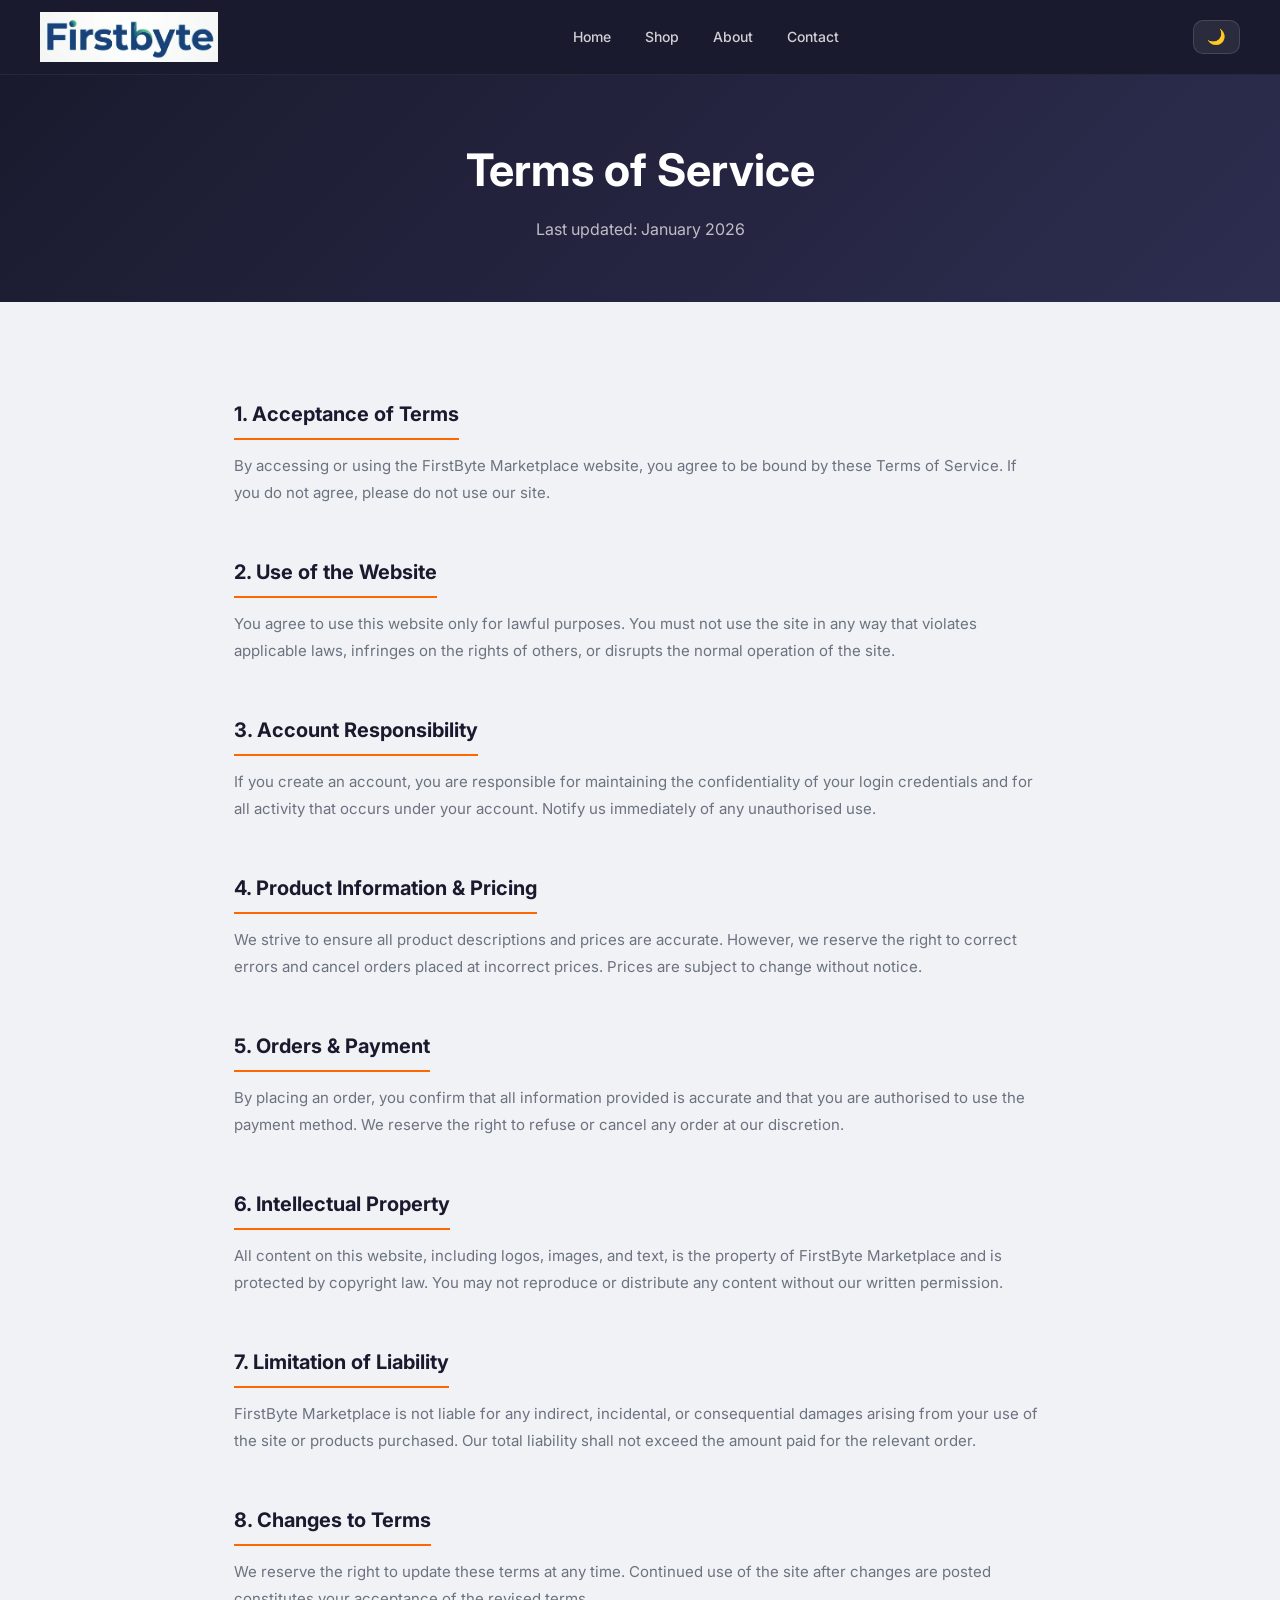
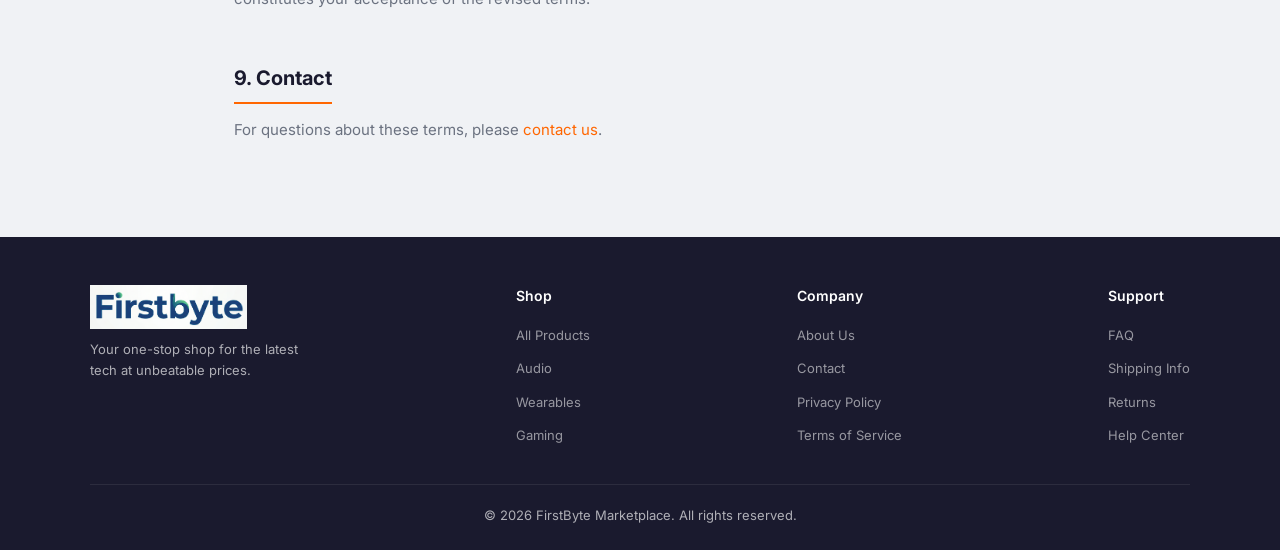
<file: terms.html>
<!DOCTYPE html>
<html lang="en" data-theme="light">
<head>
    <meta charset="UTF-8">
    <meta name="viewport" content="width=device-width, initial-scale=1.0">
    <title>Terms of Service - FirstByte Marketplace</title>
    <link rel="icon" type="image/x-icon" href="images/favicon.ico">
    <script src="js/theme.js"></script>
    <link rel="stylesheet" href="./css/styles.css">
    <link rel="stylesheet" href="./css/pages.css">
</head>
<body>
    <header id="mainHeader">
        <a href="index.html" class="logo-link">
            <img src="images/FirstByte Logo1.png" alt="FirstByte Logo" class="logo-img">
        </a>
        <nav>
            <ul>
                <li><a href="index.html#home">Home</a></li>
                <li><a href="index.html#products">Shop</a></li>
                <li><a href="index.html#about">About</a></li>
                <li><a href="index.html#contact">Contact</a></li>
            </ul>
        </nav>
        <div class="header-actions">
            <button class="theme-toggle" onclick="toggleTheme()" title="Toggle dark mode">🌙</button>
        </div>
    </header>

    <div class="page-hero">
        <h1>Terms of Service</h1>
        <p>Last updated: January 2026</p>
    </div>

    <main class="page-content">
        <div class="prose">
            <h2>1. Acceptance of Terms</h2>
            <p>By accessing or using the FirstByte Marketplace website, you agree to be bound by these Terms of Service. If you do not agree, please do not use our site.</p>

            <h2>2. Use of the Website</h2>
            <p>You agree to use this website only for lawful purposes. You must not use the site in any way that violates applicable laws, infringes on the rights of others, or disrupts the normal operation of the site.</p>

            <h2>3. Account Responsibility</h2>
            <p>If you create an account, you are responsible for maintaining the confidentiality of your login credentials and for all activity that occurs under your account. Notify us immediately of any unauthorised use.</p>

            <h2>4. Product Information & Pricing</h2>
            <p>We strive to ensure all product descriptions and prices are accurate. However, we reserve the right to correct errors and cancel orders placed at incorrect prices. Prices are subject to change without notice.</p>

            <h2>5. Orders & Payment</h2>
            <p>By placing an order, you confirm that all information provided is accurate and that you are authorised to use the payment method. We reserve the right to refuse or cancel any order at our discretion.</p>

            <h2>6. Intellectual Property</h2>
            <p>All content on this website, including logos, images, and text, is the property of FirstByte Marketplace and is protected by copyright law. You may not reproduce or distribute any content without our written permission.</p>

            <h2>7. Limitation of Liability</h2>
            <p>FirstByte Marketplace is not liable for any indirect, incidental, or consequential damages arising from your use of the site or products purchased. Our total liability shall not exceed the amount paid for the relevant order.</p>

            <h2>8. Changes to Terms</h2>
            <p>We reserve the right to update these terms at any time. Continued use of the site after changes are posted constitutes your acceptance of the revised terms.</p>

            <h2>9. Contact</h2>
            <p>For questions about these terms, please <a href="index.html#contact">contact us</a>.</p>
        </div>
    </main>

    <footer>
        <div class="footer-grid">
            <div class="footer-brand">
                <img src="images/FirstByte Logo1.png" alt="FirstByte Logo" class="footer-logo">
                <p>Your one-stop shop for the latest tech at unbeatable prices.</p>
            </div>
            <div class="footer-col">
                <h4>Shop</h4>
                <ul>
                    <li><a href="index.html#products">All Products</a></li>
                    <li><a href="index.html#products">Audio</a></li>
                    <li><a href="index.html#products">Wearables</a></li>
                    <li><a href="index.html#products">Gaming</a></li>
                </ul>
            </div>
            <div class="footer-col">
                <h4>Company</h4>
                <ul>
                    <li><a href="index.html#about">About Us</a></li>
                    <li><a href="index.html#contact">Contact</a></li>
                    <li><a href="privacy.html">Privacy Policy</a></li>
                    <li><a href="terms.html">Terms of Service</a></li>
                </ul>
            </div>
            <div class="footer-col">
                <h4>Support</h4>
                <ul>
                    <li><a href="faq.html">FAQ</a></li>
                    <li><a href="shipping.html">Shipping Info</a></li>
                    <li><a href="returns.html">Returns</a></li>
                    <li><a href="index.html#contact">Help Center</a></li>
                </ul>
            </div>
        </div>
        <div class="footer-bottom">
            <p>&copy; 2026 FirstByte Marketplace. All rights reserved.</p>
        </div>
    </footer>

    <script src="js/theme.js"></script>
</body>
</html>
</file>
<file: css/styles.css>
@import url('https://fonts.googleapis.com/css2?family=Inter:wght@400;500;600;700&display=swap');

/* ===== Variables ===== */
:root {
    --bg: #f0f2f5;
    --surface: #ffffff;
    --text: #1a1a2e;
    --text-muted: #6b7280;
    --header-bg: #1a1a2e;
    --accent: #ff6600;
    --accent2: #e65c00;
    --accent-light: rgba(255,102,0,.1);
    --border: #e5e7eb;
    --shadow-sm: 0 2px 8px rgba(0,0,0,.07);
    --shadow: 0 6px 24px rgba(0,0,0,.1);
    --shadow-lg: 0 16px 48px rgba(0,0,0,.15);
    --overlay: rgba(0,0,0,0.55);
    --radius: 14px;
}
[data-theme="dark"] {
    --bg: #0f0f1a;
    --surface: #1a1a2e;
    --text: #f0f0f0;
    --text-muted: #9ca3af;
    --header-bg: #0d0d1a;
    --border: #2d2d44;
    --shadow-sm: 0 2px 8px rgba(0,0,0,.3);
    --shadow: 0 6px 24px rgba(0,0,0,.4);
    --shadow-lg: 0 16px 48px rgba(0,0,0,.5);
    --accent-light: rgba(255,102,0,.15);
}

/* ===== Reset & Base ===== */
*, *::before, *::after { box-sizing: border-box; margin: 0; padding: 0; }
html { scroll-behavior: smooth; }
body {
    font-family: 'Inter', 'Segoe UI', sans-serif;
    background: var(--bg); color: var(--text);
    transition: background .3s, color .3s;
    line-height: 1.6;
}

/* ===== Header ===== */
header {
    position: sticky; top: 0; z-index: 100;
    display: flex; justify-content: space-between; align-items: center;
    background: var(--header-bg);
    padding: 12px 40px;
    border-bottom: 1px solid rgba(255,255,255,.06);
    transition: box-shadow .3s, padding .3s, background .3s;
}
header.scrolled {
    box-shadow: 0 4px 30px rgba(0,0,0,.5);
    padding: 8px 40px;
    background: rgba(26,26,46,.97);
    backdrop-filter: blur(12px);
}

.logo-link { display: flex; align-items: center; text-decoration: none; }
.logo-img { height: 50px; width: auto; object-fit: contain; transition: transform .3s; mix-blend-mode: lighten; }
.logo-img:hover { transform: scale(1.05); }

nav ul { list-style: none; display: flex; gap: 6px; }
nav ul li a {
    text-decoration: none; color: rgba(255,255,255,.8); font-size: 14px;
    font-weight: 500; padding: 6px 14px; border-radius: 8px;
    transition: color .2s, background .2s;
}
nav ul li a:hover { color: white; background: rgba(255,255,255,.1); }

.header-actions { display: flex; align-items: center; gap: 10px; }
.theme-toggle, .cart-btn {
    background: rgba(255,255,255,.08); border: 1px solid rgba(255,255,255,.12);
    color: white; padding: 7px 13px; border-radius: 10px;
    cursor: pointer; font-size: 15px; transition: background .2s, border-color .2s;
}
.theme-toggle:hover, .cart-btn:hover { background: rgba(255,255,255,.16); border-color: rgba(255,255,255,.25); }
.cart-btn { position: relative; }
.cart-badge {
    position: absolute; top: -7px; right: -7px;
    background: var(--accent); color: white; font-size: 10px; font-weight: 700;
    width: 19px; height: 19px; border-radius: 50%;
    display: flex; align-items: center; justify-content: center;
    border: 2px solid var(--header-bg);
}

/* ===== Hero ===== */
.hero {
    min-height: 30vh; display: flex; align-items: center; justify-content: center;
    background: url('../images/hero-banner.jpg') no-repeat center center/cover;
    position: relative; text-align: center;
}
.hero::before {
    content: ''; position: absolute; inset: 0;
    background: linear-gradient(135deg, rgba(26,26,46,.85) 0%, rgba(0,0,0,.5) 100%);
}
.hero-content { position: relative; z-index: 1; color: white; padding: 40px 20px; animation: fadeUp .8s ease both; }
.hero-title { font-size: clamp(1.8rem, 4.5vw, 3.2rem); font-weight: 700; margin-bottom: 12px; line-height: 1.2; letter-spacing: -.5px; }
.highlight { color: var(--accent); }
.hero-sub { font-size: clamp(.95rem, 2vw, 1.2rem); margin-bottom: 28px; opacity: .85; font-weight: 400; }

/* ===== Buttons ===== */
.btn {
    display: inline-block; background: var(--accent); color: white;
    padding: 12px 30px; text-decoration: none; font-size: 15px; font-weight: 600;
    border-radius: 10px; border: none; cursor: pointer; letter-spacing: .3px;
    transition: background .2s, transform .15s, box-shadow .2s;
    box-shadow: 0 4px 18px rgba(255,102,0,.4);
}
.btn:hover { background: var(--accent2); transform: translateY(-2px); box-shadow: 0 8px 24px rgba(255,102,0,.5); }
.btn-outline {
    background: transparent; border: 2px solid var(--accent); color: var(--accent);
    padding: 7px 15px; border-radius: 9px; cursor: pointer; font-size: 13px; font-weight: 600;
    transition: background .2s, color .2s;
}
.btn-outline:hover { background: var(--accent); color: white; }

/* ===== Section Headers ===== */
.section-header { text-align: center; margin-bottom: 36px; }
.section-header h2 { font-size: 2rem; font-weight: 700; letter-spacing: -.4px; }
.section-header p { color: var(--text-muted); margin-top: 8px; font-size: 15px; }
.section-header h2::after {
    content: ''; display: block; width: 48px; height: 4px;
    background: var(--accent); border-radius: 2px; margin: 10px auto 0;
}

/* ===== Filter Bar ===== */
.filter-bar {
    display: flex; justify-content: center; gap: 8px;
    padding: 32px 20px 0; flex-wrap: wrap;
}
.filter-btn {
    padding: 8px 20px; border-radius: 24px;
    border: 1.5px solid var(--border);
    background: var(--surface); color: var(--text-muted);
    cursor: pointer; font-size: 13px; font-weight: 500;
    transition: all .2s;
}
.filter-btn.active, .filter-btn:hover {
    background: var(--accent); color: white;
    border-color: var(--accent);
    box-shadow: 0 4px 12px rgba(255,102,0,.3);
}

/* ===== Products ===== */
.products { padding: 40px 20px 60px; }
.product-container { display: flex; justify-content: center; gap: 24px; flex-wrap: wrap; max-width: 1200px; margin: 0 auto; }

.product {
    background: var(--surface); border-radius: var(--radius);
    box-shadow: var(--shadow-sm); width: 340px; text-align: center;
    position: relative; transition: transform .28s, box-shadow .28s;
    animation: fadeUp .6s ease both;
    border: 1px solid var(--border);
    overflow: hidden;
}
.product:hover { transform: translateY(-8px); box-shadow: var(--shadow-lg); }

.product-img-wrap { position: relative; overflow: hidden; }
.product img { width: 100%; height: 280px; object-fit: cover; display: block; transition: transform .4s ease; }
.product:hover img { transform: scale(1.06); }

.product-body { padding: 20px 20px 22px; }
.product h3 { font-size: 17px; font-weight: 600; margin-bottom: 6px; }
.price {
    font-size: 20px; font-weight: 700; color: var(--accent);
    margin-bottom: 16px; display: block;
}
.product-actions { display: flex; gap: 8px; justify-content: center; }
.product-actions button:last-child {
    background: var(--header-bg); color: white; border: none;
    padding: 8px 16px; border-radius: 9px; cursor: pointer;
    font-size: 13px; font-weight: 600; transition: background .2s;
}
.product-actions button:last-child:hover { background: #2d2d50; color: var(--accent); }

.badge {
    position: absolute; top: 12px; left: 12px; z-index: 1;
    background: var(--accent); color: white; font-size: 10px; font-weight: 700;
    padding: 4px 10px; border-radius: 20px; letter-spacing: .5px; text-transform: uppercase;
}
.badge.new { background: #10b981; }
.badge.sale { background: #ef4444; }

/* ===== Cart Sidebar ===== */
.cart-overlay { position: fixed; inset: 0; background: var(--overlay); z-index: 200; opacity: 0; pointer-events: none; transition: opacity .3s; }
.cart-overlay.open { opacity: 1; pointer-events: all; }
.cart-sidebar {
    position: fixed; top: 0; right: -380px; width: 360px; height: 100%;
    background: var(--surface); z-index: 201; padding: 28px;
    display: flex; flex-direction: column; transition: right .35s cubic-bezier(.4,0,.2,1);
    box-shadow: -8px 0 40px rgba(0,0,0,.2);
}
.cart-sidebar.open { right: 0; }
.cart-header { display: flex; justify-content: space-between; align-items: center; margin-bottom: 24px; padding-bottom: 16px; border-bottom: 1px solid var(--border); }
.cart-header h3 { font-size: 20px; font-weight: 700; }
.close-btn { background: none; border: none; font-size: 24px; cursor: pointer; color: var(--text-muted); line-height: 1; transition: color .2s; }
.close-btn:hover { color: var(--text); }
.cart-items { list-style: none; flex: 1; overflow-y: auto; display: flex; flex-direction: column; gap: 10px; }
.cart-items li {
    display: flex; justify-content: space-between; align-items: center;
    gap: 8px; font-size: 13px; padding: 10px 12px;
    background: var(--bg); border-radius: 10px; border: 1px solid var(--border);
}
.cart-items li button { background: none; border: none; color: #ef4444; cursor: pointer; font-size: 15px; }
.cart-items .empty { justify-content: center; color: var(--text-muted); font-size: 14px; }
.cart-footer { border-top: 1px solid var(--border); padding-top: 20px; margin-top: 8px; }
.cart-footer p { font-size: 17px; font-weight: 600; margin-bottom: 14px; }
.checkout-btn { width: 100%; }

/* ===== Modal ===== */
.modal-overlay { position: fixed; inset: 0; background: var(--overlay); z-index: 300; opacity: 0; pointer-events: none; transition: opacity .3s; }
.modal-overlay.open { opacity: 1; pointer-events: all; }
.modal {
    position: fixed; top: 50%; left: 50%; transform: translate(-50%, -58%);
    background: var(--surface); border-radius: 20px; padding: 32px;
    z-index: 301; width: min(92vw, 540px);
    display: flex; gap: 24px; align-items: flex-start;
    opacity: 0; pointer-events: none; transition: opacity .3s, transform .3s;
    box-shadow: var(--shadow-lg);
}
.modal.open { opacity: 1; pointer-events: all; transform: translate(-50%, -50%); }
.modal img { width: 190px; height: 190px; object-fit: cover; border-radius: 14px; flex-shrink: 0; }
.modal-info { flex: 1; }
.modal-info h2 { font-size: 20px; font-weight: 700; margin-bottom: 8px; }
.modal-price { font-size: 22px; font-weight: 700; color: var(--accent); margin-bottom: 12px; display: block; }
.modal-info p { font-size: 14px; color: var(--text-muted); margin-bottom: 20px; line-height: 1.6; }
.modal-close { position: absolute; top: 14px; right: 18px; }

/* ===== Stars & Pricing ===== */
.stars { font-size: 13px; color: #f59e0b; margin-bottom: 6px; }
.stars span { color: var(--text-muted); font-size: 12px; margin-left: 4px; }
.price-wrap { display: flex; align-items: center; justify-content: center; gap: 8px; margin-bottom: 16px; }
.old-price { font-size: 14px; color: var(--text-muted); text-decoration: line-through; }
.price {
    font-size: 20px; font-weight: 700; color: var(--accent);
    margin-bottom: 16px; display: block;
}
.price-wrap .price { margin-bottom: 0; }

/* ===== Reviews ===== */
.reviews { padding: 80px 20px; background: var(--bg); }
.reviews-container {
    display: flex; flex-wrap: wrap; gap: 24px;
    justify-content: center; max-width: 1200px; margin: 0 auto;
}
.review-card {
    background: var(--surface); border-radius: var(--radius);
    padding: 28px; width: 280px; border: 1px solid var(--border);
    box-shadow: var(--shadow-sm); transition: transform .25s, box-shadow .25s;
    display: flex; flex-direction: column; gap: 14px;
}
.review-card:hover { transform: translateY(-5px); box-shadow: var(--shadow); }
.review-stars { font-size: 18px; color: #f59e0b; }
.review-text { font-size: 14px; color: var(--text-muted); line-height: 1.7; font-style: italic; flex: 1; }
.reviewer { display: flex; align-items: center; gap: 12px; }
.reviewer-avatar {
    width: 42px; height: 42px; border-radius: 50%;
    background: linear-gradient(135deg, var(--accent), #ff9900);
    color: white; font-size: 13px; font-weight: 700;
    display: flex; align-items: center; justify-content: center; flex-shrink: 0;
}
.reviewer strong { display: block; font-size: 14px; }
.reviewer small { color: var(--text-muted); font-size: 12px; }


.about {
    text-align: center; padding: 80px 20px;
    background: linear-gradient(135deg, var(--header-bg) 0%, #2d2d50 100%);
    color: white; position: relative; overflow: hidden;
}
.about::before {
    content: ''; position: absolute; inset: 0;
    background: url("data:image/svg+xml,%3Csvg width='60' height='60' viewBox='0 0 60 60' xmlns='http://www.w3.org/2000/svg'%3E%3Cg fill='none' fill-rule='evenodd'%3E%3Cg fill='%23ffffff' fill-opacity='0.03'%3E%3Cpath d='M36 34v-4h-2v4h-4v2h4v4h2v-4h4v-2h-4zm0-30V0h-2v4h-4v2h4v4h2V6h4V4h-4zM6 34v-4H4v4H0v2h4v4h2v-4h4v-2H6zM6 4V0H4v4H0v2h4v4h2V6h4V4H6z'/%3E%3C/g%3E%3C/g%3E%3C/svg%3E");
}
.about h2 { font-size: 2rem; font-weight: 700; margin-bottom: 12px; position: relative; }
.about h2::after { content: ''; display: block; width: 48px; height: 4px; background: var(--accent); border-radius: 2px; margin: 10px auto 0; }
.about > p { color: rgba(255,255,255,.7); max-width: 560px; margin: 0 auto 48px; line-height: 1.7; position: relative; }
.stats { display: flex; justify-content: center; gap: 60px; flex-wrap: wrap; position: relative; }
.stat {
    display: flex; flex-direction: column; align-items: center;
    background: rgba(255,255,255,.07); padding: 28px 36px; border-radius: 16px;
    border: 1px solid rgba(255,255,255,.1); backdrop-filter: blur(8px);
    min-width: 140px;
}
.stat-num { font-size: 2.8rem; font-weight: 700; color: var(--accent); line-height: 1; }
.stat small { color: rgba(255,255,255,.65); font-size: 13px; margin-top: 6px; font-weight: 500; }

/* ===== Contact ===== */
.contact { padding: 80px 20px; text-align: center; background: var(--bg); }
.contact form {
    max-width: 500px; margin: 0 auto; display: flex; flex-direction: column; gap: 14px;
    background: var(--surface); padding: 36px; border-radius: 20px;
    box-shadow: var(--shadow); border: 1px solid var(--border);
}
.contact input, .contact textarea {
    padding: 13px 16px; border: 1.5px solid var(--border); border-radius: 10px;
    background: var(--bg); color: var(--text); font-size: 14px; font-family: inherit;
    transition: border-color .2s, box-shadow .2s;
}
.contact input:focus, .contact textarea:focus {
    outline: none; border-color: var(--accent);
    box-shadow: 0 0 0 3px rgba(255,102,0,.12);
}

/* ===== Footer ===== */
footer {
    background: var(--header-bg);
    color: rgba(255,255,255,.65);
    padding: 48px 40px 24px;
}
.footer-grid {
    display: flex; justify-content: space-between; align-items: flex-start;
    flex-wrap: wrap; gap: 32px; max-width: 1100px; margin: 0 auto 36px;
}
.footer-brand .footer-logo { height: 44px; mix-blend-mode: lighten; margin-bottom: 10px; display: block; }
.footer-brand p { font-size: 13px; max-width: 220px; line-height: 1.6; }
.footer-col h4 { color: white; font-size: 14px; font-weight: 600; margin-bottom: 14px; }
.footer-col ul { list-style: none; display: flex; flex-direction: column; gap: 8px; }
.footer-col ul li a { color: rgba(255,255,255,.55); text-decoration: none; font-size: 13px; transition: color .2s; }
.footer-col ul li a:hover { color: var(--accent); }
.footer-bottom {
    border-top: 1px solid rgba(255,255,255,.08);
    padding-top: 20px; text-align: center; font-size: 13px;
    max-width: 1100px; margin: 0 auto;
}

/* ===== Toast ===== */
.toast {
    position: fixed; bottom: 32px; left: 50%; transform: translateX(-50%) translateY(16px);
    background: var(--header-bg); color: white; padding: 13px 26px; border-radius: 12px;
    font-size: 14px; font-weight: 500; z-index: 500; opacity: 0;
    transition: opacity .3s, transform .3s; pointer-events: none;
    border: 1px solid rgba(255,255,255,.1); box-shadow: var(--shadow);
}
.toast.show { opacity: 1; transform: translateX(-50%) translateY(0); }

/* ===== Scroll to Top ===== */
.scroll-top {
    position: fixed; bottom: 28px; right: 28px; background: var(--accent);
    color: white; border: none; width: 44px; height: 44px; border-radius: 50%;
    font-size: 20px; cursor: pointer; z-index: 100;
    opacity: 0; transform: scale(0); transition: opacity .3s, transform .3s;
    box-shadow: 0 4px 16px rgba(255,102,0,.45);
}
.scroll-top.visible { opacity: 1; transform: scale(1); }

/* ===== Animations ===== */
@keyframes fadeUp {
    from { opacity: 0; transform: translateY(28px); }
    to   { opacity: 1; transform: translateY(0); }
}

/* ===== Responsive ===== */
@media (max-width: 768px) {
    header { padding: 10px 16px; }
    header.scrolled { padding: 7px 16px; }
    nav ul { gap: 4px; }
    nav ul li a { padding: 5px 10px; font-size: 13px; }
    .stats { gap: 20px; }
    .stat { padding: 20px 24px; }
    .footer-grid { flex-direction: column; align-items: center; text-align: center; }
    .footer-brand p { max-width: 100%; }
}
@media (max-width: 540px) {
    .modal { flex-direction: column; }
    .modal img { width: 100%; height: 200px; }
    .contact form { padding: 24px 18px; }
}
</file>
<file: css/pages.css>
/* ===== Page Hero Banner ===== */
.page-hero {
    background: linear-gradient(135deg, var(--header-bg) 0%, #2d2d50 100%);
    color: white; text-align: center; padding: 60px 20px;
}
.page-hero h1 { font-size: clamp(1.8rem, 4vw, 2.8rem); font-weight: 700; margin-bottom: 10px; }
.page-hero p { color: rgba(255,255,255,.7); font-size: 16px; }

/* ===== Page Content Wrapper ===== */
.page-content {
    max-width: 860px; margin: 0 auto; padding: 60px 24px 80px;
}

/* ===== Prose (long-form text) ===== */
.prose h2 {
    font-size: 1.25rem; font-weight: 700; margin: 36px 0 12px;
    color: var(--text); padding-bottom: 8px;
    border-bottom: 2px solid var(--accent);
    display: inline-block;
}
.prose p { color: var(--text-muted); line-height: 1.8; margin-bottom: 14px; font-size: 15px; }
.prose ul, .prose ol { color: var(--text-muted); padding-left: 22px; margin-bottom: 14px; }
.prose li { margin-bottom: 8px; line-height: 1.7; font-size: 15px; }
.prose a { color: var(--accent); text-decoration: none; }
.prose a:hover { text-decoration: underline; }

/* ===== Info Cards (Shipping / Returns) ===== */
.info-grid {
    display: flex; gap: 20px; flex-wrap: wrap;
    justify-content: center; margin-bottom: 52px;
}
.info-card {
    background: var(--surface); border: 1px solid var(--border);
    border-radius: 14px; padding: 28px 24px; text-align: center;
    flex: 1; min-width: 200px; max-width: 240px;
    box-shadow: var(--shadow-sm);
}
.info-icon { font-size: 2.2rem; margin-bottom: 12px; }
.info-card h3 { font-size: 16px; font-weight: 700; margin-bottom: 8px; }
.info-card p { font-size: 14px; color: var(--text-muted); margin-bottom: 4px; }
.info-price { font-weight: 600; color: var(--accent) !important; }

/* ===== FAQ ===== */
.faq-list { display: flex; flex-direction: column; gap: 12px; }
.faq-item {
    background: var(--surface); border: 1px solid var(--border);
    border-radius: 12px; overflow: hidden;
    box-shadow: var(--shadow-sm);
}
.faq-question {
    width: 100%; background: none; border: none; padding: 20px 24px;
    text-align: left; font-size: 15px; font-weight: 600; color: var(--text);
    cursor: pointer; display: flex; justify-content: space-between; align-items: center;
    transition: background .2s;
}
.faq-question:hover { background: var(--accent-light); }
.faq-icon { font-size: 22px; color: var(--accent); transition: transform .3s; flex-shrink: 0; }
.faq-answer {
    max-height: 0; overflow: hidden;
    transition: max-height .35s ease, padding .3s;
    padding: 0 24px;
}
.faq-answer p { color: var(--text-muted); font-size: 14px; line-height: 1.8; }
.faq-answer a { color: var(--accent); text-decoration: none; }
.faq-answer a:hover { text-decoration: underline; }
.faq-item.open .faq-answer { max-height: 300px; padding: 0 24px 20px; }
.faq-item.open .faq-icon { transform: rotate(45deg); }
.faq-item.open .faq-question { color: var(--accent); }

/* ===== 404 Page ===== */
.not-found {
    min-height: 70vh; display: flex; flex-direction: column;
    align-items: center; justify-content: center;
    text-align: center; padding: 40px 20px;
}
.not-found-code {
    font-size: clamp(6rem, 20vw, 10rem); font-weight: 700;
    color: var(--accent); line-height: 1;
    text-shadow: 0 4px 24px rgba(255,102,0,.25);
}
.not-found h2 { font-size: 1.8rem; margin: 12px 0 10px; }
.not-found p { color: var(--text-muted); font-size: 16px; margin-bottom: 32px; }
.not-found-actions { display: flex; gap: 14px; flex-wrap: wrap; justify-content: center; }
</file>
<file: css/checkout.css>
/* ===== Layout ===== */
.checkout-layout {
    display: flex; gap: 32px; align-items: flex-start;
    max-width: 1100px; margin: 0 auto; padding: 48px 24px 80px;
}

/* ===== Steps Indicator ===== */
.steps {
    display: flex; align-items: center; gap: 0;
    margin-bottom: 32px;
}
.step {
    display: flex; align-items: center; gap: 8px;
    font-size: 14px; font-weight: 600; color: var(--text-muted);
}
.step span {
    width: 28px; height: 28px; border-radius: 50%;
    background: var(--border); color: var(--text-muted);
    display: flex; align-items: center; justify-content: center;
    font-size: 13px; font-weight: 700; transition: background .3s, color .3s;
}
.step.active { color: var(--accent); }
.step.active span { background: var(--accent); color: white; }
.step-divider { flex: 1; height: 2px; background: var(--border); margin: 0 10px; min-width: 30px; }

/* ===== Forms ===== */
.checkout-forms { flex: 1; min-width: 0; }
.form-step h2 { font-size: 1.3rem; font-weight: 700; margin-bottom: 24px; }
.form-row { display: flex; gap: 16px; }
.form-row .form-group { flex: 1; }
.form-group { display: flex; flex-direction: column; gap: 6px; margin-bottom: 16px; }
.form-group label { font-size: 13px; font-weight: 600; color: var(--text); }
.form-group input, .form-group select {
    padding: 12px 14px; border: 1.5px solid var(--border); border-radius: 10px;
    background: var(--surface); color: var(--text); font-size: 14px; font-family: inherit;
    transition: border-color .2s, box-shadow .2s;
}
.form-group input:focus, .form-group select:focus {
    outline: none; border-color: var(--accent);
    box-shadow: 0 0 0 3px rgba(255,102,0,.12);
}
.form-group input.error { border-color: #ef4444; }

/* ===== Shipping Options ===== */
.shipping-options { display: flex; flex-direction: column; gap: 10px; }
.shipping-option {
    display: flex; align-items: center; gap: 10px;
    padding: 12px 16px; border: 1.5px solid var(--border);
    border-radius: 10px; cursor: pointer; font-size: 14px;
    transition: border-color .2s, background .2s;
}
.shipping-option:has(input:checked) { border-color: var(--accent); background: var(--accent-light); }
.shipping-option input { accent-color: var(--accent); }

/* ===== Payment Tabs ===== */
.payment-tabs { display: flex; gap: 10px; margin-bottom: 20px; }
.pay-tab {
    padding: 9px 20px; border-radius: 10px; border: 1.5px solid var(--border);
    background: var(--surface); color: var(--text); cursor: pointer;
    font-size: 14px; font-weight: 600; transition: all .2s;
}
.pay-tab.active { background: var(--accent); color: white; border-color: var(--accent); }
.paypal-note { font-size: 13px; color: var(--text-muted); margin-top: 8px; }

/* ===== Step Nav ===== */
.step-nav { display: flex; justify-content: space-between; margin-top: 24px; }

/* ===== Review Sections ===== */
.review-section {
    background: var(--bg); border-radius: 10px; padding: 16px 18px;
    margin-bottom: 14px; border: 1px solid var(--border);
}
.review-section h4 { font-size: 13px; font-weight: 700; color: var(--text-muted); margin-bottom: 6px; text-transform: uppercase; letter-spacing: .5px; }
.review-section p, .review-section li { font-size: 14px; color: var(--text); line-height: 1.6; }
.review-section ul { list-style: none; display: flex; flex-direction: column; gap: 4px; }
.place-order-btn { min-width: 160px; }

/* ===== Order Summary Sidebar ===== */
.order-summary {
    width: 320px; flex-shrink: 0;
    background: var(--surface); border-radius: 16px;
    padding: 24px; border: 1px solid var(--border);
    box-shadow: var(--shadow-sm); position: sticky; top: 90px;
}
.order-summary h3 { font-size: 17px; font-weight: 700; margin-bottom: 18px; padding-bottom: 14px; border-bottom: 1px solid var(--border); }
#summaryItems { list-style: none; display: flex; flex-direction: column; gap: 10px; margin-bottom: 18px; }
#summaryItems li { display: flex; justify-content: space-between; font-size: 13px; color: var(--text-muted); }
.summary-line { display: flex; justify-content: space-between; font-size: 14px; padding: 6px 0; border-top: 1px solid var(--border); }
.summary-line.total { font-size: 17px; font-weight: 700; color: var(--accent); padding-top: 12px; margin-top: 4px; }

/* ===== Empty / Confirmed States ===== */
.empty-checkout, .order-confirmed {
    min-height: 50vh; flex-direction: column;
    align-items: center; justify-content: center;
    text-align: center; padding: 60px 20px;
}
.empty-icon, .confirmed-icon { font-size: 4rem; margin-bottom: 16px; }
.empty-checkout h2, .order-confirmed h2 { font-size: 1.8rem; margin-bottom: 10px; }
.empty-checkout p, .order-confirmed p { color: var(--text-muted); margin-bottom: 12px; }
.order-num { font-size: 16px; margin-bottom: 28px !important; }

/* ===== Responsive ===== */
@media (max-width: 768px) {
    .checkout-layout { flex-direction: column; padding: 32px 16px 60px; }
    .order-summary { width: 100%; position: static; }
    .form-row { flex-direction: column; gap: 0; }
}
</file>
